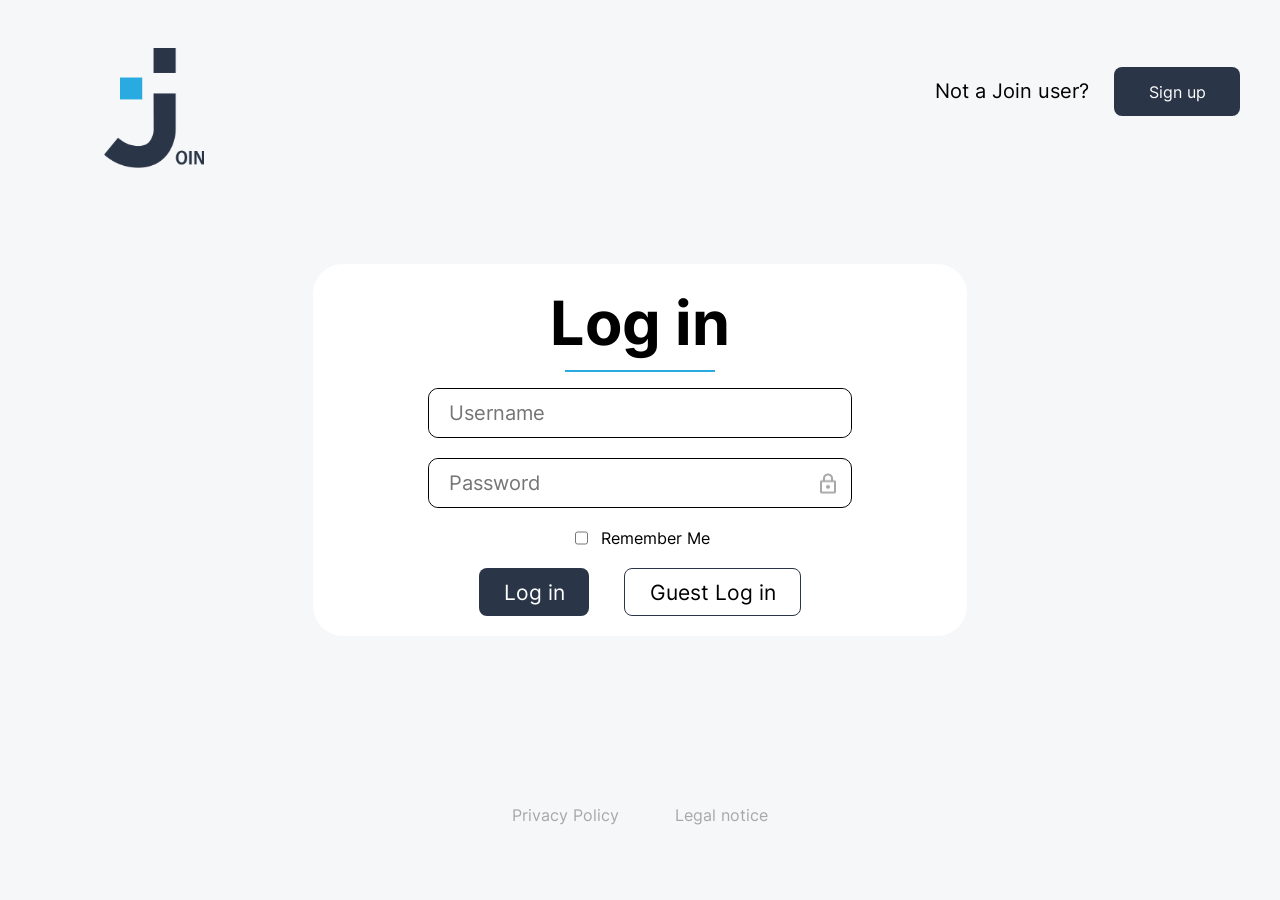
<file: index.html>
<!DOCTYPE html>
<html translate="no" lang="en">
  <head>
    <meta charset="UTF-8" />
    <meta name="viewport" content="width=device-width, initial-scale=1.0" />
    <meta name="google" content="notranslate">
    <title>Join: Log-in</title>
    <link rel="icon" type="image/png" href="./favicon.png" />
    <link rel="stylesheet" href="./style/logIn.css" />
    <script src="./js/script.js"></script>
    <script src="./js/logIn.js"></script>
    <script src="./js/logIn_renderHTML.js"></script>
  </head>

  <body onload="onloadFunction()">
    <div id="whiteB" class="whiteBackground"></div>
    <img id="icon" class="icon" src="./assets/img/join-icon-blue.png" />

    <div id="signUpSection" class="signUpSection">
      <span class="noUser">Not a Join user?</span>
      <button class="signInButton hover" onclick="showSignUp()">Sign up</button>
    </div>

    <div id="middleSection"></div>

    <div class="informationSection">
      <a
        id="privacyLink"
        href="privacyPolicyExternal.html"
        target="_blank"
        class="hover"
        >Privacy Policy</a
      >
      <a
        id="legalLink"
        href="legalNoticeExternal.html"
        target="_blank"
        class="hover"
        >Legal notice</a
      >
    </div>
  </body>
</html>
</file>
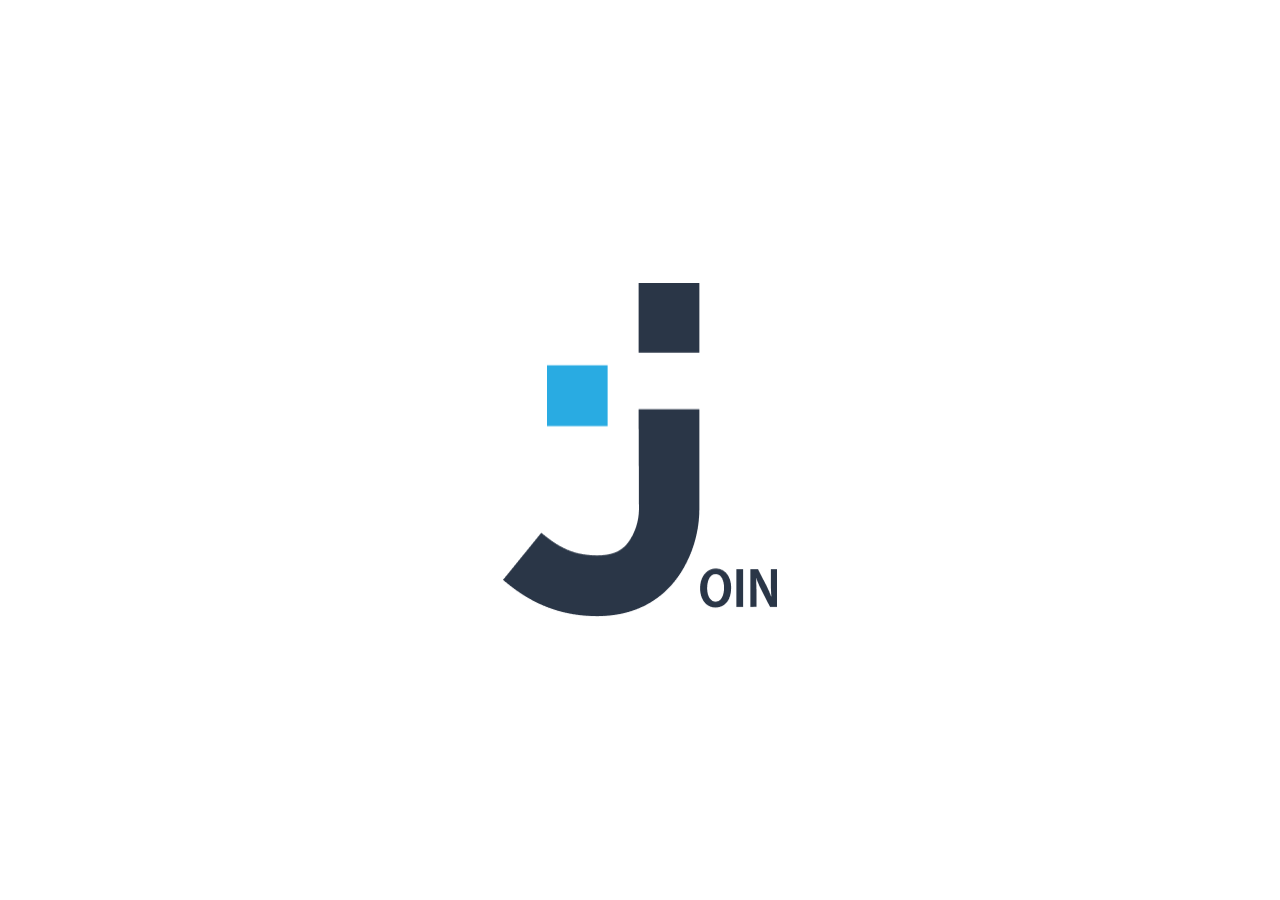
<file: addTask.html>
<!DOCTYPE html>
<html lang="en">
  <head>
    <meta charset="UTF-8" />
    <meta name="viewport" content="width=device-width, initial-scale=1.0" />
    <title>Join: Add task</title>
    <link rel="icon" type="image/png" href="./favicon.png" />
    <link rel="stylesheet" href="./style/addTask.css" />
    <link rel="stylesheet" href="./style/style_general.css" />

    <!-- scripts -->
    <script src="./js/script.js"></script>
    <script src="./js/contacts.js"></script>
    <script src="./js/addTask.js"></script>
    <script src="./js/addTask_renderHTML.js"></script>
  </head>

  <body class="addtask" id="body" onload="onLoadAddTask()">
    <sidebar w3-include-html="./includes/sidebar.html"></sidebar>

    <mobile-header w3-include-html="./includes/mobile-header.html"></mobile-header>

    <header w3-include-html="./includes/header.html"></header>

    <content>
      <div w3-include-html="./includes/addTaskForm.html"></div>
    </content>

    <mobile-footer w3-include-html="./includes/mobile-footer.html"></mobile-footer>
  </body>
</html>
</file>
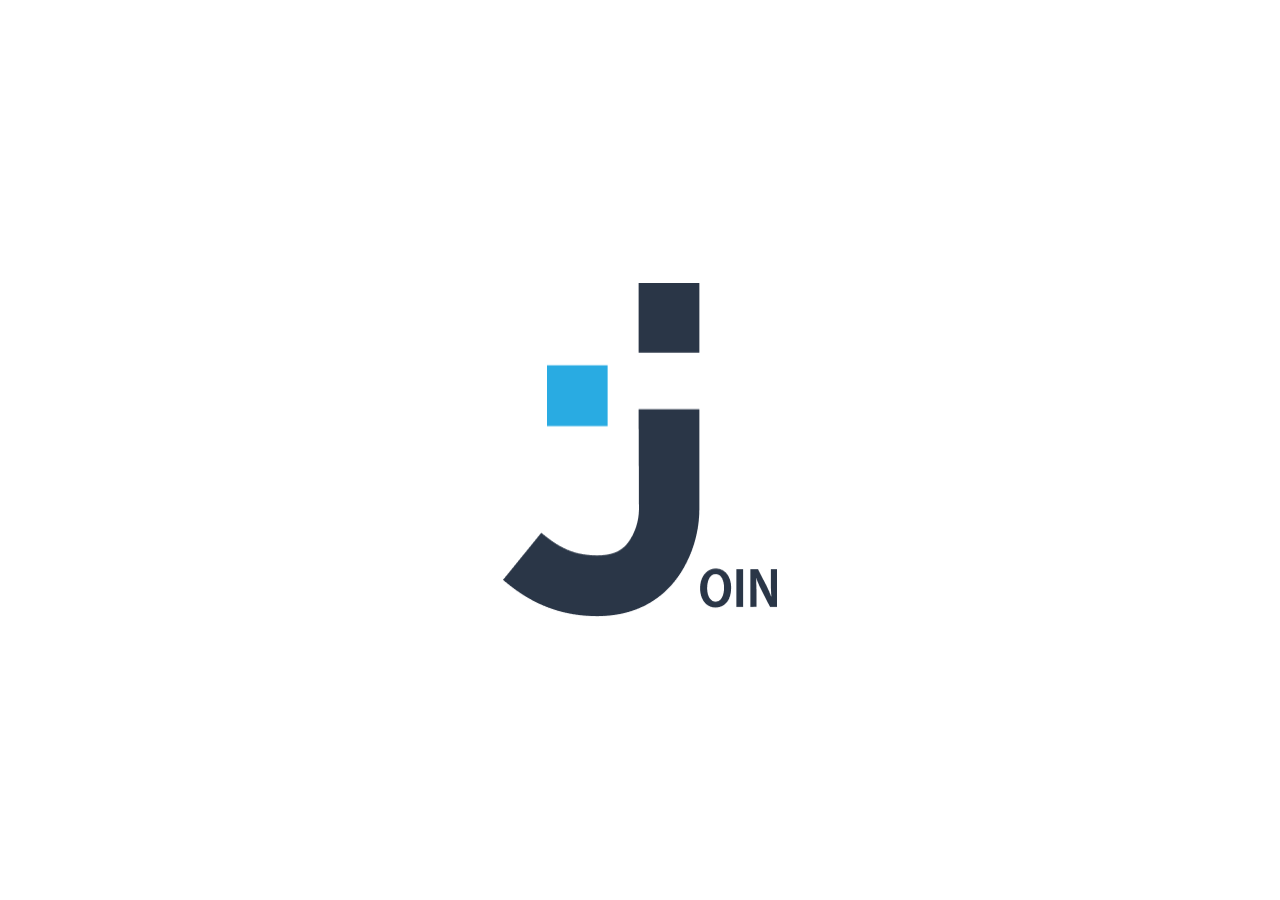
<file: board.html>
<!DOCTYPE html>
<html lang="en">
  <head>
    <meta charset="UTF-8" />
    <meta name="viewport" content="width=device-width, initial-scale=1.0" />
    <title>Join: Board</title>
    <link rel="icon" type="image/png" href="./favicon.png" />

    <!-- STYLES -->
    <link rel="stylesheet" href="./style/addTask.css" />
    <link rel="stylesheet" href="./style/board.css" />
    <link rel="stylesheet" href="./style/style_general.css" />

    <!-- scripts -->
    <script src="./js/script.js"></script>
    <script src="./js/board.js"></script>
    <script src="./js/boardDragDrop.js"></script>
    <script src="./js/boardEditTask.js"></script>
    <script src="./js/board_renderHTML.js"></script>
    <script src="./js/addTask.js"></script>
    <script src="./js/addTask_renderHTML.js"></script>
    <script src="./js/contacts.js"></script>
  </head>
  <body class="board" id="body" onload="boardInit()">
    <!-- Modal Background -->
    <div id="modalBackground">
      <!-- Modal content: Add task -->
      <div id="modalAddTask" w3-include-html="./includes/addTaskForm.html"></div>
    </div>

    <div onclick="removeboardBigContainer()" id="background" class="background d-none"></div>

    <sidebar class="sidebar" w3-include-html="./includes/sidebar.html"></sidebar>

    <mobile-header w3-include-html="./includes/mobile-header.html"></mobile-header>

    <header w3-include-html="./includes/header.html"></header>

    <content>
      <div class="boardHeadline">
        <div class="boardHeadLineMobile">
          <h2>Board</h2>
          <button onclick="showAddTask()" id="addButtonMobile">
            <img src="./assets/img/add.svg" />
          </button>
        </div>
        <div class="headlineRight">
          <input class="searchIcon" id="findInput" type="text" placeholder="Find Task" oninput="searchTask()" />
          <button id="addTaskButton" onclick="showAddTask()"><span>Add task</span><img src="./assets/img/add.svg" /></button>
        </div>
      </div>

      <div class="taskGridContainer">
        <div id="gridHeader1" class="gridHeader">
          <span>To do</span>
          <div class="addButton" onclick="showAddTask(1)"></div>
        </div>
        <div id="gridHeader2" class="gridHeader">
          <span>In progress</span>
          <div class="addButton" onclick="showAddTask(2)"></div>
        </div>
        <div id="gridHeader3" class="gridHeader">
          <span>Await feedback</span>
          <div class="addButton" onclick="showAddTask(3)"></div>
        </div>
        <div id="gridHeader4" class="gridHeader">
          <span>Done</span>
          <div class="addButton" onclick="showAddTask(4)"></div>
        </div>
        <div id="todo" ondrop="moveTo('todo')" ondragover="addHighlightTodo(); allowDrop(event)" ondragleave="removeHighlightTodo()"></div>
        <div id="progress" ondrop="moveTo('progress')" ondragover="addHighlightProgress(); allowDrop(event)" ondragleave="removeHighlightProgress()"></div>
        <div id="feedback" ondrop="moveTo('feedback')" ondragover="addHighlightFeedback(); allowDrop(event)" ondragleave="removeHighlightFeedback()"></div>
        <div id="done" ondrop="moveTo('done')" ondragover="addHighlightDone(); allowDrop(event)" ondragleave="removeHighlightDone()"></div>
      </div>

      <div id="boardBigContainer" class="boardBigContainer d-none">
        <div id="modalShowTask"></div>
        <div id="modalEditTask" class="d-none" w3-include-html="./includes/addTaskForm.html"></div>
      </div>
    </content>

    <mobile-footer w3-include-html="./includes/mobile-footer.html"></mobile-footer>
  </body>
</html>
</file>
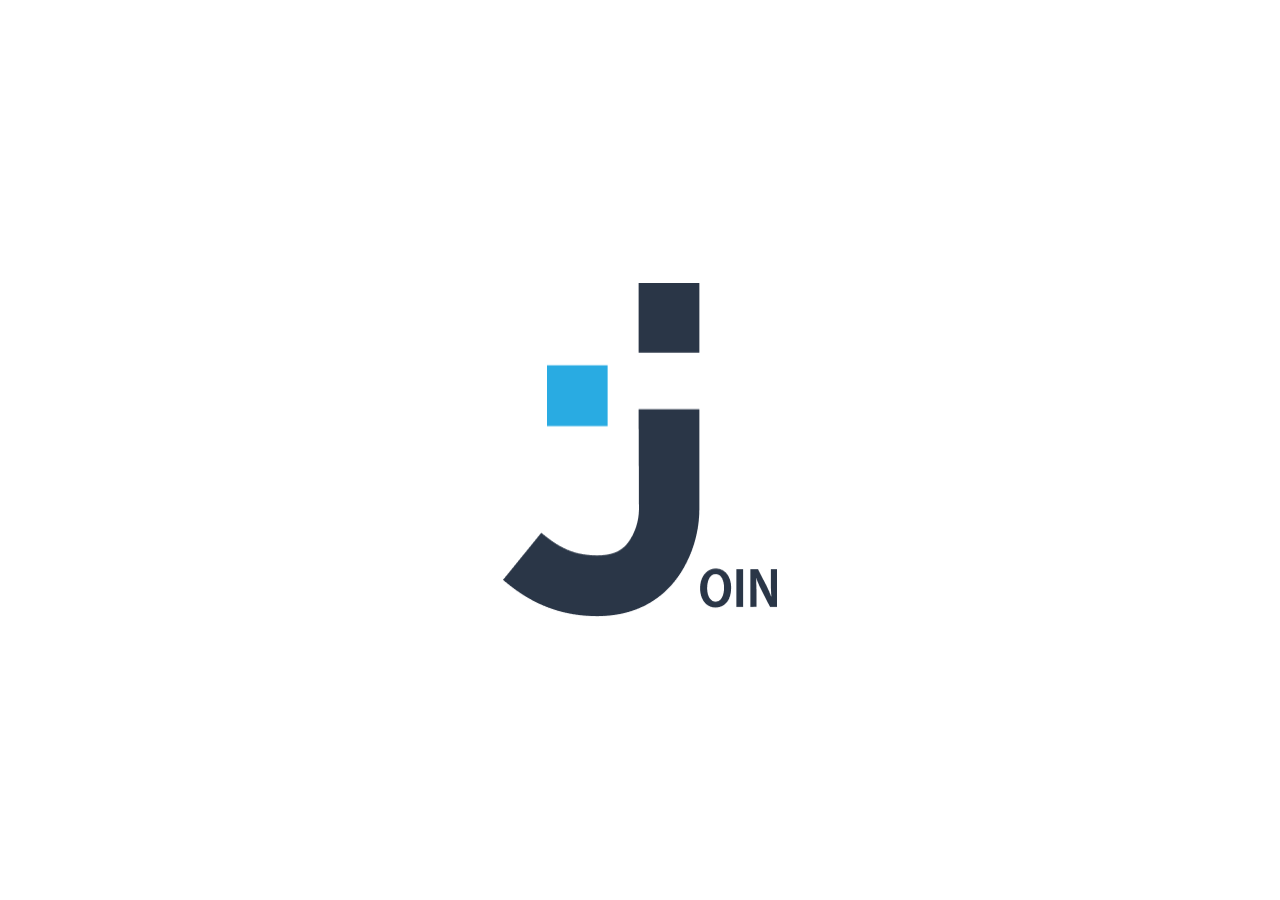
<file: contacts.html>
<!DOCTYPE html>
<html lang="en">
  <head>
    <meta charset="UTF-8" />
    <meta name="viewport" content="width=device-width, initial-scale=1.0" />
    <title>Join: Contacts</title>
    <!-- general style + favicon -->
    <link rel="stylesheet" href="./style/style_general.css" />
    <link rel="icon" type="image/png" href="./favicon.png" />
    <!-- general Scripts -->
    <script src="./js/script.js"></script>
    <!-- style for this page-->
    <link rel="stylesheet" href="./style/contacts.css" />
    <link rel="stylesheet" href="./style/contacts_modal.css" />
    <!-- scripts for this page -->
    <script src="./js/contacts.js"></script>
    <script src="./js/contacts_renderHTML.js"></script>
  </head>

  <body class="contacts" id="body" onload="onLoadFunc()">
    <!-- Modal Background -->
    <div id="modalBackground">
      <!-- Modal content: Add/Edit contact -->
      <div
        id="modalAddOrEditContact"
        w3-include-html="./includes/modalAddOrEditContact.html"
      ></div>
    </div>

    <sidebar w3-include-html="./includes/sidebar.html"></sidebar>

    <mobile-header
      w3-include-html="./includes/mobile-header.html"
    ></mobile-header>

    <header w3-include-html="./includes/header.html"></header>

    <list>
      <!-- zunächst display:none -->
      <div id="contactSingleViewMobile"></div>

      <div id="contactContainerOuter">
        <div id="contactContainer"></div>
      </div>

      <img
        onclick="showAddContact()"
        class="moreButton"
        id="addContactButtonMobile"
        src="./assets/img/addcontact1.png"
      />
    </list>

    <content>
      <div class="headline">
        <h1>Contacts</h1>
        <h2>Better with a team</h2>
      </div>

      <div id="contactSingleView"></div>
    </content>

    <mobile-footer
      w3-include-html="./includes/mobile-footer.html"
    ></mobile-footer>
  </body>
</html>
</file>
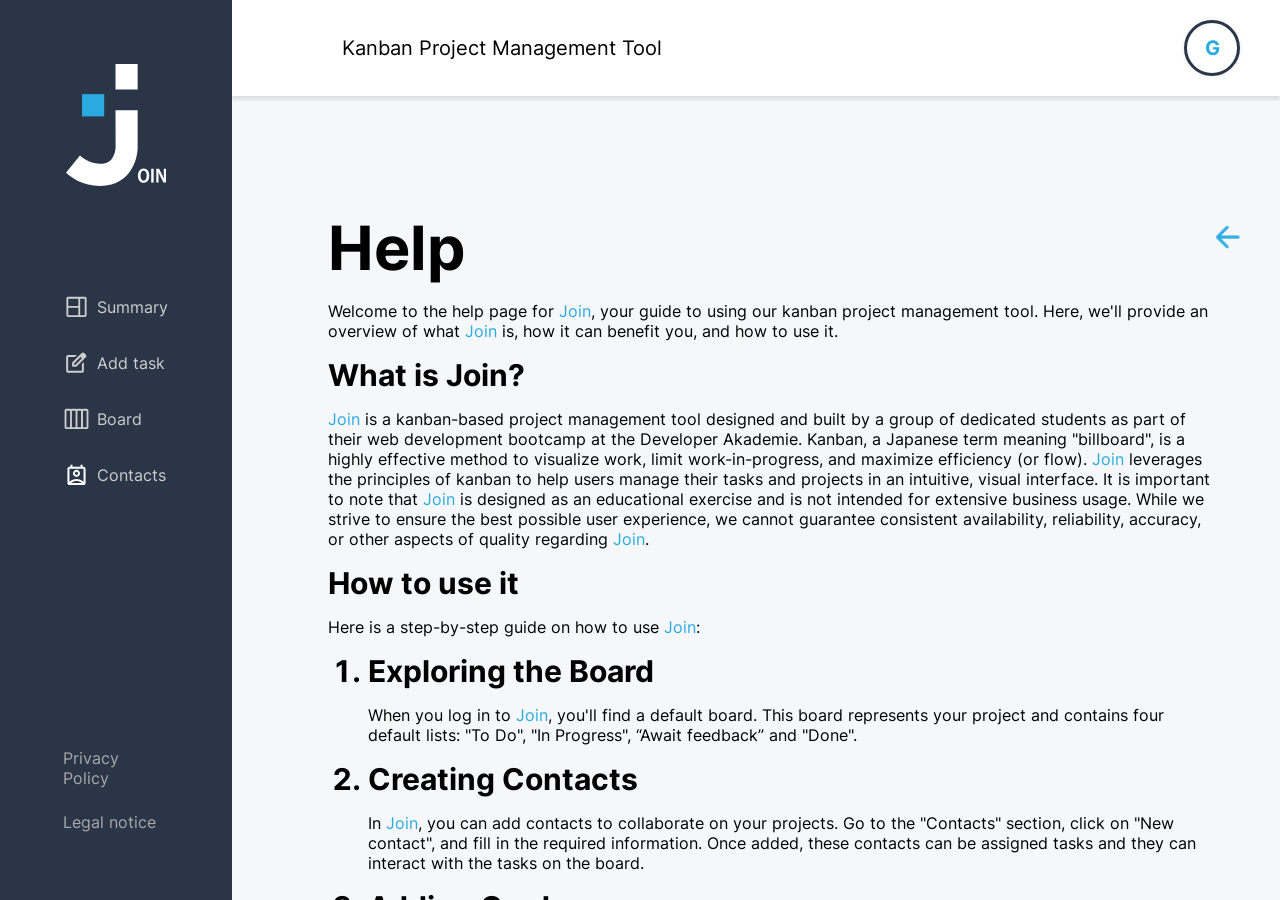
<file: help.html>
<!DOCTYPE html>
<html lang="en">

<head>
  <meta charset="UTF-8" />
  <meta name="viewport" content="width=device-width, initial-scale=1.0" />
  <title>Join: Help</title>
  <link rel="stylesheet" href="./style/style_general.css" />
  <link rel="stylesheet" href="./style/extrapages.css" />
  <!-- general scripts -->
  <script src="./js/script.js"></script>
  <script src="./js/extrapages.js"></script>

  <link rel="icon" type="image/png" href="./favicon.png" />
</head>

<body class="help" id="body" onload="onLoadExtraPages();">
  <sidebar w3-include-html="./includes/sidebar.html"></sidebar>

  <mobile-header w3-include-html="./includes/mobile-header.html"></mobile-header>

  <header w3-include-html="./includes/header.html"></header>

  <content>
    <div class="headAreaHelpPrivacyPolicyLegalNotice">
      <h2>Help</h2>
      <img onclick="goToPreviousPage();" class="arrowLeftBlue" src="./assets/img/arrowLeftBlue.png" />
    </div>

    <div class="containerTextHelpPrivacyPolicyLegalNotice">
      <p>
        Welcome to the help page for <span class="lightblue">Join</span>, your
        guide to using our kanban project management tool. Here, we'll provide
        an overview of what <span class="lightblue">Join</span>
        is, how it can benefit you, and how to use it.
      </p>

      <h2 class="secondHeadlineHelpPrivacyPolicyLegalNotice">
        What is Join?
      </h2>
      <p>
        <span class="lightblue">Join</span> is a kanban-based project
        management tool designed and built by a group of dedicated students as
        part of their web development bootcamp at the Developer Akademie.
        Kanban, a Japanese term meaning "billboard", is a highly effective
        method to visualize work, limit work-in-progress, and maximize
        efficiency (or flow). <span class="lightblue">Join</span> leverages
        the principles of kanban to help users manage their tasks and projects
        in an intuitive, visual interface. It is important to note that
        <span class="lightblue">Join</span> is designed as an educational
        exercise and is not intended for extensive business usage. While we
        strive to ensure the best possible user experience, we cannot
        guarantee consistent availability, reliability, accuracy, or other
        aspects of quality regarding <span class="lightblue">Join</span>.
      </p>
      <h2 class="secondHeadlineHelpPrivacyPolicyLegalNotice">
        How to use it
      </h2>
      <p>
        Here is a step-by-step guide on how to use
        <span class="lightblue">Join</span>:
      </p>

      <ol>
        <li class="secondHeadlineHelpPrivacyPolicyLegalNotice">
          Exploring the Board
        </li>
        <p>
          When you log in to <span class="lightblue">Join</span>, you'll find
          a default board. This board represents your project and contains
          four default lists: "To Do", "In Progress", “Await feedback” and
          "Done".
        </p>
        <li class="secondHeadlineHelpPrivacyPolicyLegalNotice">
          Creating Contacts
        </li>
        <p>
          In <span class="lightblue">Join</span>, you can add contacts to
          collaborate on your projects. Go to the "Contacts" section, click on
          "New contact", and fill in the required information. Once added,
          these contacts can be assigned tasks and they can interact with the
          tasks on the board.
        </p>
        <li class="secondHeadlineHelpPrivacyPolicyLegalNotice">
          Adding Cards
        </li>

        <p>
          Now that you've added your contacts, you can start adding cards.
          Cards represent individual tasks. Click the "+" button under the
          appropriate list to create a new card. Fill in the task details in
          the card, like task name, description, due date, assignees, etc.
        </p>

        <li class="secondHeadlineHelpPrivacyPolicyLegalNotice">
          Moving Cards
        </li>

        <p>
          As the task moves from one stage to another, you can reflect that on
          the board by dragging and dropping the card from one list to
          another.
        </p>

        <li class="secondHeadlineHelpPrivacyPolicyLegalNotice">
          Deleting Cards
        </li>

        <p>
          Once a task is completed, you can either move it to the "Done" list
          or delete it. Deleting a card will permanently remove it from the
          board. Please exercise caution when deleting cards, as this action
          is irreversible. Remember that using
          <span class="lightblue">Join</span> effectively requires consistent
          updates from you and your team to ensure the board reflects the
          current state of your project. Have more questions about
          <span class="lightblue">Join</span>? Feel free to contact us at
          [Your Contact Email]. We're here to help you!
        </p>
      </ol>
      <p>Enjoy using Join!</p>
    </div>
  </content>

  <mobile-footer w3-include-html="./includes/mobile-footer.html"></mobile-footer>
</body>

</html>
</file>
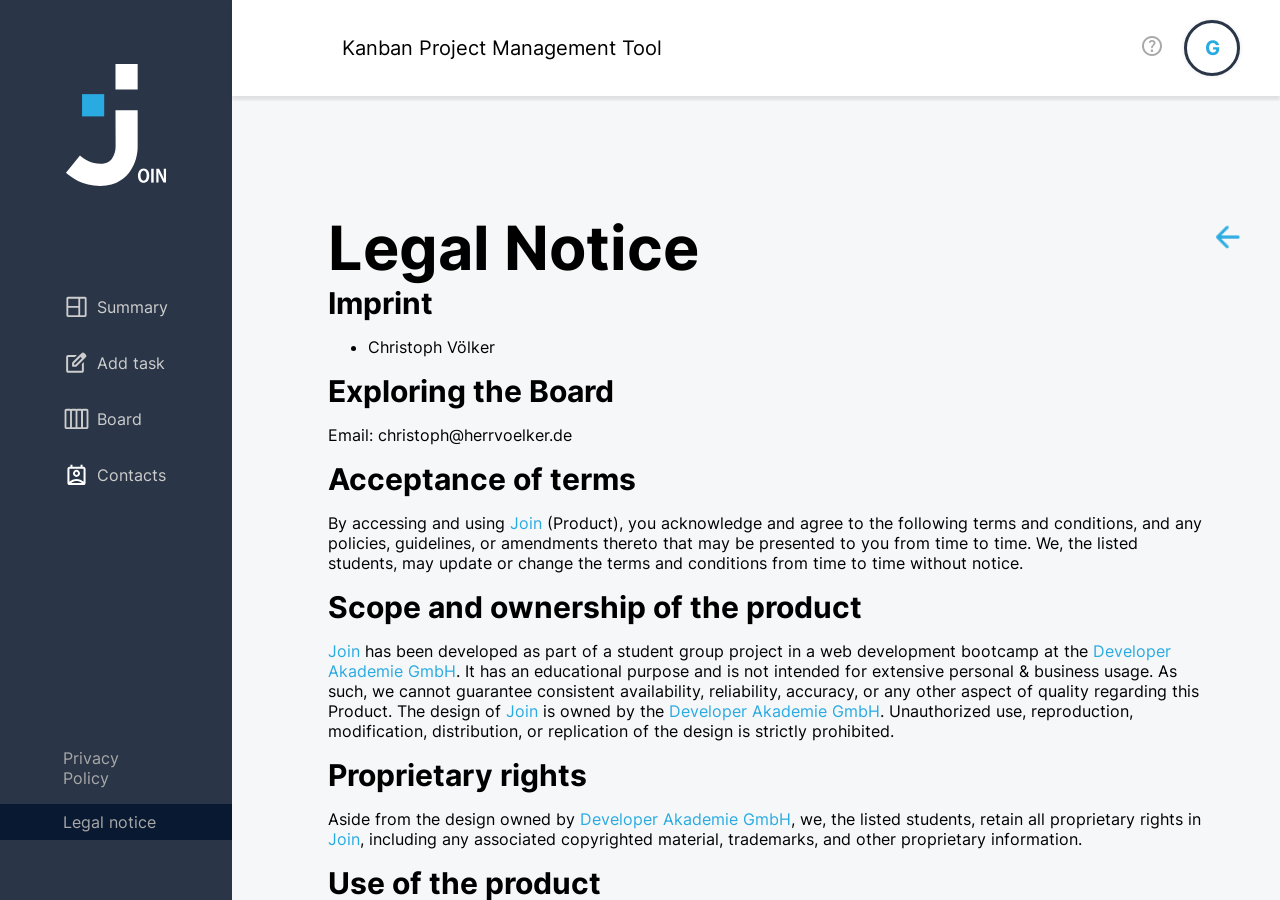
<file: legalNotice.html>
<!DOCTYPE html>
<html lang="en">
  <head>
    <meta charset="UTF-8" />
    <meta name="viewport" content="width=device-width, initial-scale=1.0" />
    <title>Join: Legal Notice</title>
    <link rel="stylesheet" href="./style/style_general.css" />
    <link rel="stylesheet" href="./style/extrapages.css" />
    <!-- general scripts -->
    <script src="./js/script.js"></script>
    <script src="./js/extrapages.js"></script>

    <link rel="icon" type="image/png" href="./favicon.png" />
  </head>
  <body class="legal" id="body" onload="onLoadExtraPages()">
    <sidebar w3-include-html="./includes/sidebar.html"></sidebar>

    <mobile-header
      w3-include-html="./includes/mobile-header.html"
    ></mobile-header>

    <header w3-include-html="./includes/header.html"></header>

    <content>
      <div w3-include-html="./includes/legalNoticeTemplate.html"></div>
    </content>

    <mobile-footer
      w3-include-html="./includes/mobile-footer.html"
    ></mobile-footer>
  </body>
</html>
</file>
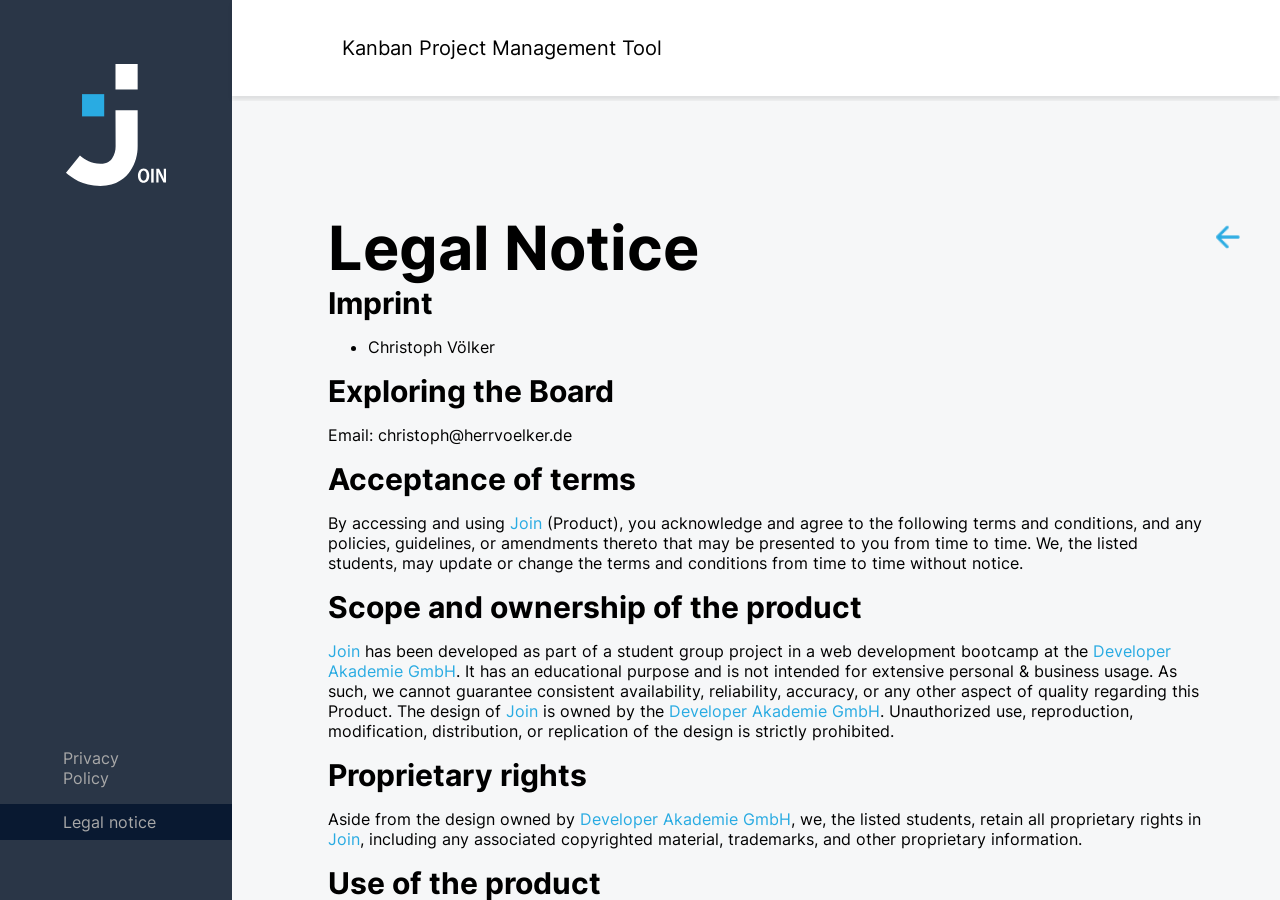
<file: legalNoticeExternal.html>
<!DOCTYPE html>
<html lang="en">
  <head>
    <meta charset="UTF-8" />
    <meta name="viewport" content="width=device-width, initial-scale=1.0" />
    <title>Join: Legal Notice</title>
    <link rel="stylesheet" href="./style/style_general.css" />
    <link rel="stylesheet" href="./style/extrapages.css" />
    <link rel="stylesheet" href="./style/extrapagesExternal.css" />
    <!-- general scripts -->
    <script src="./js/script.js"></script>
    <script src="./js/extrapages.js"></script>

    <link rel="icon" type="image/png" href="./favicon.png" />
  </head>
  <body class="legal" id="body" onload="onLoadExtraPagesExternal()">
    <sidebar w3-include-html="./includes/sidebar.html"></sidebar>

    <mobile-header
      w3-include-html="./includes/mobile-header.html"
    ></mobile-header>

    <header w3-include-html="./includes/header.html"></header>

    <content>
      <div w3-include-html="./includes/legalNoticeTemplate.html"></div>
    </content>

    <mobile-footer
      w3-include-html="./includes/mobile-footer.html"
    ></mobile-footer>
  </body>
</html>
</file>
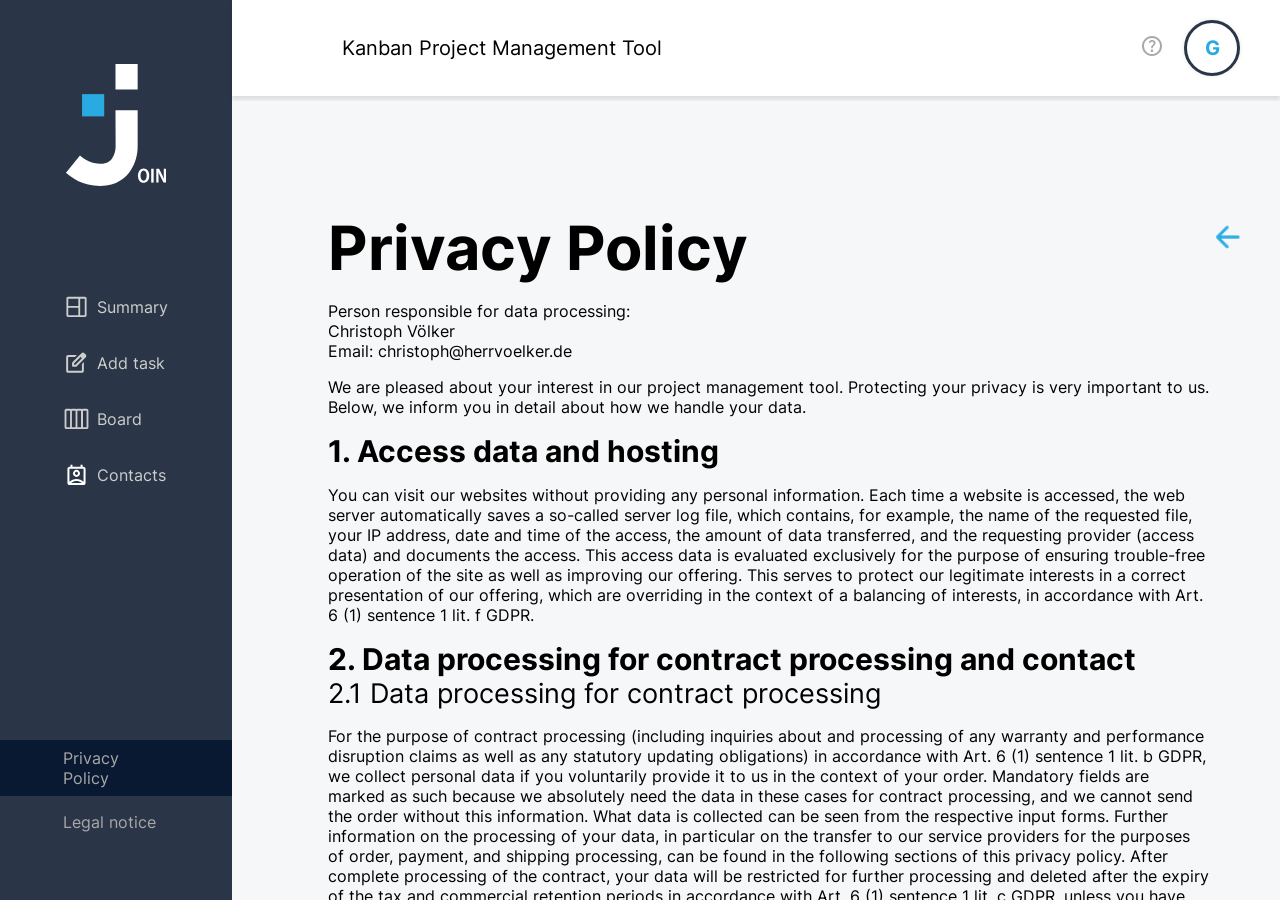
<file: privacyPolicy.html>
<!DOCTYPE html>
<html lang="en">

<head>
  <meta charset="UTF-8" />
  <meta name="viewport" content="width=device-width, initial-scale=1.0" />
  <title>Join: Privacy Policy</title>
  <link rel="stylesheet" href="./style/style_general.css" />
  <link rel="stylesheet" href="./style/extrapages.css" />
  <!-- general scripts -->
  <script src="./js/script.js"></script>
  <script src="./js/extrapages.js"></script>

  <link rel="icon" type="image/png" href="./favicon.png" />
</head>

<body class="privacy" id="body" onload="onLoadExtraPages();">
  <sidebar w3-include-html="./includes/sidebar.html"></sidebar>

  <mobile-header w3-include-html="./includes/mobile-header.html"></mobile-header>

  <header w3-include-html="./includes/header.html"></header>

  <content>
    <div w3-include-html="./includes/privacyPolicyTemplate.html"></div>
  </content>

  <mobile-footer w3-include-html="./includes/mobile-footer.html"></mobile-footer>
</body>

</html>
</file>
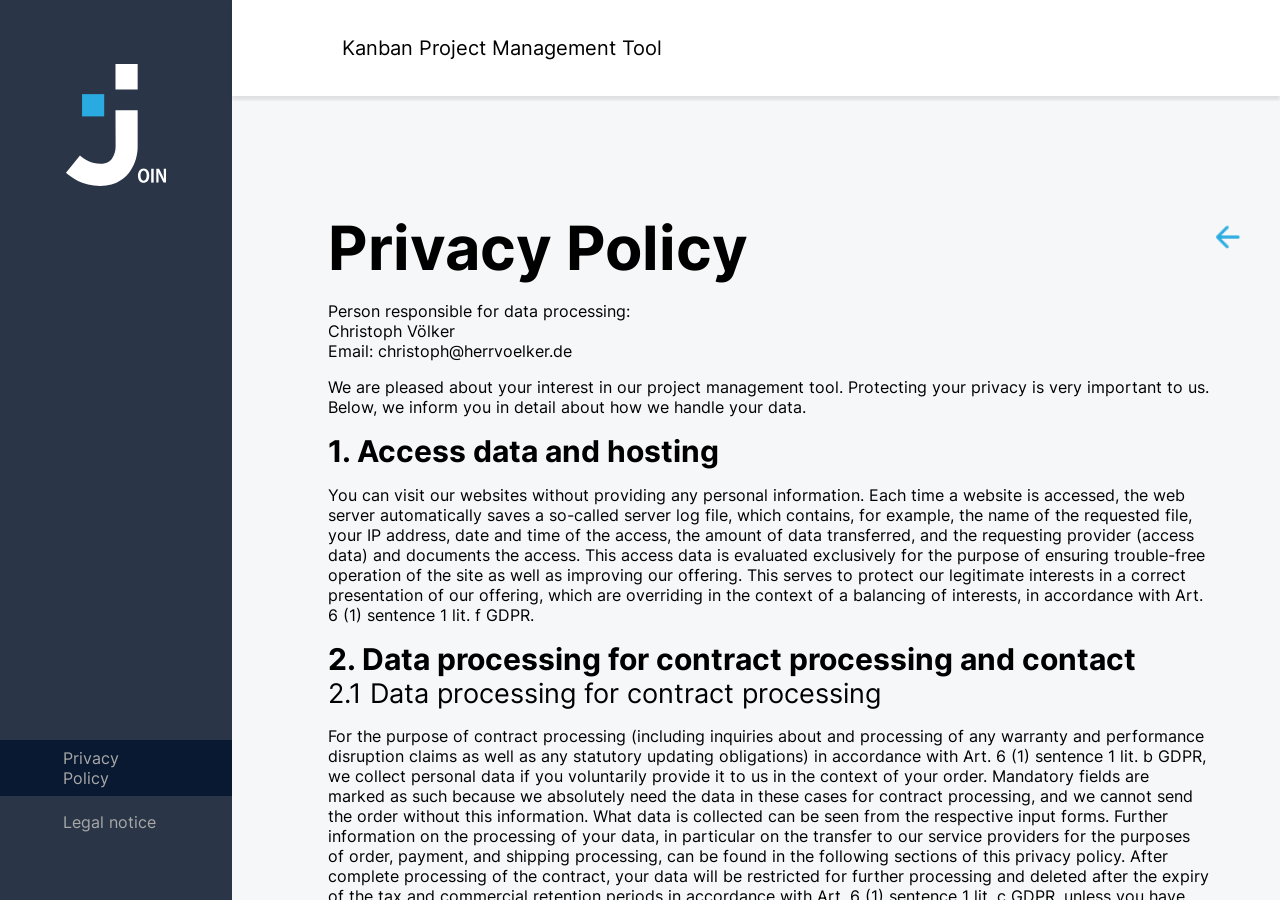
<file: privacyPolicyExternal.html>
<!DOCTYPE html>
<html lang="en">
  <head>
    <meta charset="UTF-8" />
    <meta name="viewport" content="width=device-width, initial-scale=1.0" />
    <title>Join: Privacy Policy</title>
    <link rel="stylesheet" href="./style/style_general.css" />
    <link rel="stylesheet" href="./style/extrapages.css" />
    <link rel="stylesheet" href="./style/extrapagesExternal.css" />
    <!-- general scripts -->
    <script src="./js/script.js"></script>
    <script src="./js/extrapages.js"></script>
    
    <link rel="icon" type="image/png" href="./favicon.png" />
  </head>

  <body class="privacy" id="body" onload="onLoadExtraPagesExternal()">
    <sidebar w3-include-html="./includes/sidebar.html"></sidebar>

    <mobile-header
      w3-include-html="./includes/mobile-header.html"
    ></mobile-header>

    <header w3-include-html="./includes/header.html"></header>

    <content>
      <div w3-include-html="./includes/privacyPolicyTemplate.html"></div>
    </content>

    <mobile-footer
      w3-include-html="./includes/mobile-footer.html"
    ></mobile-footer>
  </body>
</html>
</file>
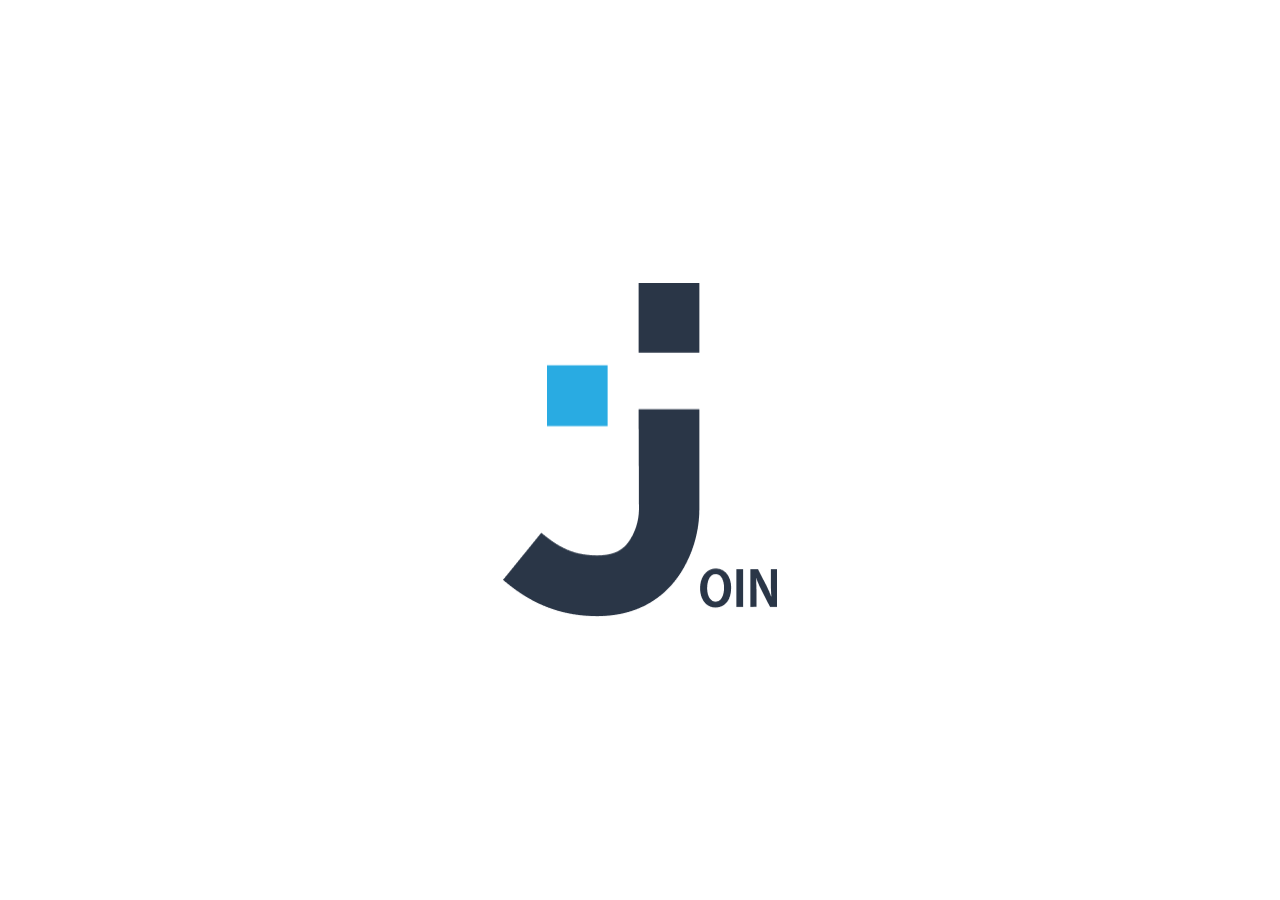
<file: summary.html>
<!DOCTYPE html>
<html lang="en">
  <head>
    <meta charset="UTF-8" />
    <meta name="viewport" content="width=device-width, initial-scale=1.0" />
    <title>Join: Summary</title>
    <link rel="icon" type="image/png" href="./favicon.png" />
    <link rel="stylesheet" href="./style/summary.css" />
    <link rel="stylesheet" href="./style/style_general.css" />
    <!-- general scripts -->
    <script src="./js/script.js"></script>
    <script src="./js/summary.js"></script>
  </head>
  <body class="summary" id="body" onload="onLoadSummary();">
    <sidebar w3-include-html="./includes/sidebar.html"></sidebar>

    <mobile-header
      w3-include-html="./includes/mobile-header.html"
    ></mobile-header>

    <header w3-include-html="./includes/header.html"></header>

    <content>
      <div class="contentHeadline">
        <h2>Join 360</h2>
        <div class="vertLine"></div>
        <h3 class="border">Key Metrics at a Glance</h3>
        <div class="horizLine"></div>
      </div>

      <div class="lowerHalf">
        <div class="leftSide">
          <div class="summaryBoxContainer">
            <div class="content">
              <div class="firstRowSummaryBoxes">
                <div class="boxMediumSummary" onclick="goToBoardPage()">
                  <div class="iconsSummary iconPencil"></div>
                  <div class="numberAndTextBoxSummary">
                    <span id="todoCounter" class="numbersSummary"></span>
                    <p class="textSummary">To-do</p>
                  </div>
                </div>
                <div class="boxMediumSummary" onclick="goToBoardPage()">
                  <div class="iconsSummary iconCheck"></div>
                  <div class="numberAndTextBoxSummary">
                    <span id="doneCounter" class="numbersSummary"></span>
                    <p class="textSummary">Done</p>
                  </div>
                </div>
              </div>
              <div class="secondRowSummaryBoxes">
                <div class="boxUrgent" onclick="goToBoardPage()">
                  <div class="urgency">
                    <div class="iconsSummary2 iconArrows"></div>
                    <div class="numberAndTextBoxSummary"></div>
                    <div class="urgency2">
                      <span id="urgentCounter" class="numbersSummary"></span>
                      <p class="textSummary">Urgent</p>
                    </div>
                  </div>
                  <div class="greyLineUrgentBox"></div>
                  <div class="deadline">
                    <p id="upcomingDeadLine" class="textSummaryUrgentDate"></p>
                    <p class="textSummary">Upcoming Deadline</p>
                  </div>
                </div>
              </div>
              <div class="thirdRowSummaryBoxes">
                <div class="boxSmallSummary" onclick="goToBoardPage()">
                  <div class="numberAndTextBoxSummary">
                    <span id="totalTasksCounter" class="numbersSummary"></span>
                    <p class="textSummary">
                      Tasks in<br />
                      Board
                    </p>
                  </div>
                </div>
                <div class="boxSmallSummary" onclick="goToBoardPage()">
                  <div class="numberAndTextBoxSummary">
                    <span
                      id="totalTasksInProgressCounter"
                      class="numbersSummary"
                    ></span>
                    <p class="textSummary">
                      Tasks in<br />
                      Progress
                    </p>
                  </div>
                </div>
                <div class="boxSmallSummary" onclick="goToBoardPage()">
                  <div class="numberAndTextBoxSummary">
                    <span
                      id="totalTasksAwaitingFeedback"
                      class="numbersSummary"
                    ></span>
                    <p class="textSummary">
                      Awaiting<br />
                      feedback
                    </p>
                  </div>
                </div>
              </div>
            </div>
          </div>
        </div>

        <div class="rightSide">
          <span id="greeting"></span>
          <span id="loggedInUserName"></span>
        </div>
      </div>
    </content>

    <mobile-footer
      w3-include-html="./includes/mobile-footer.html"
    ></mobile-footer>
  </body>
</html>
</file>
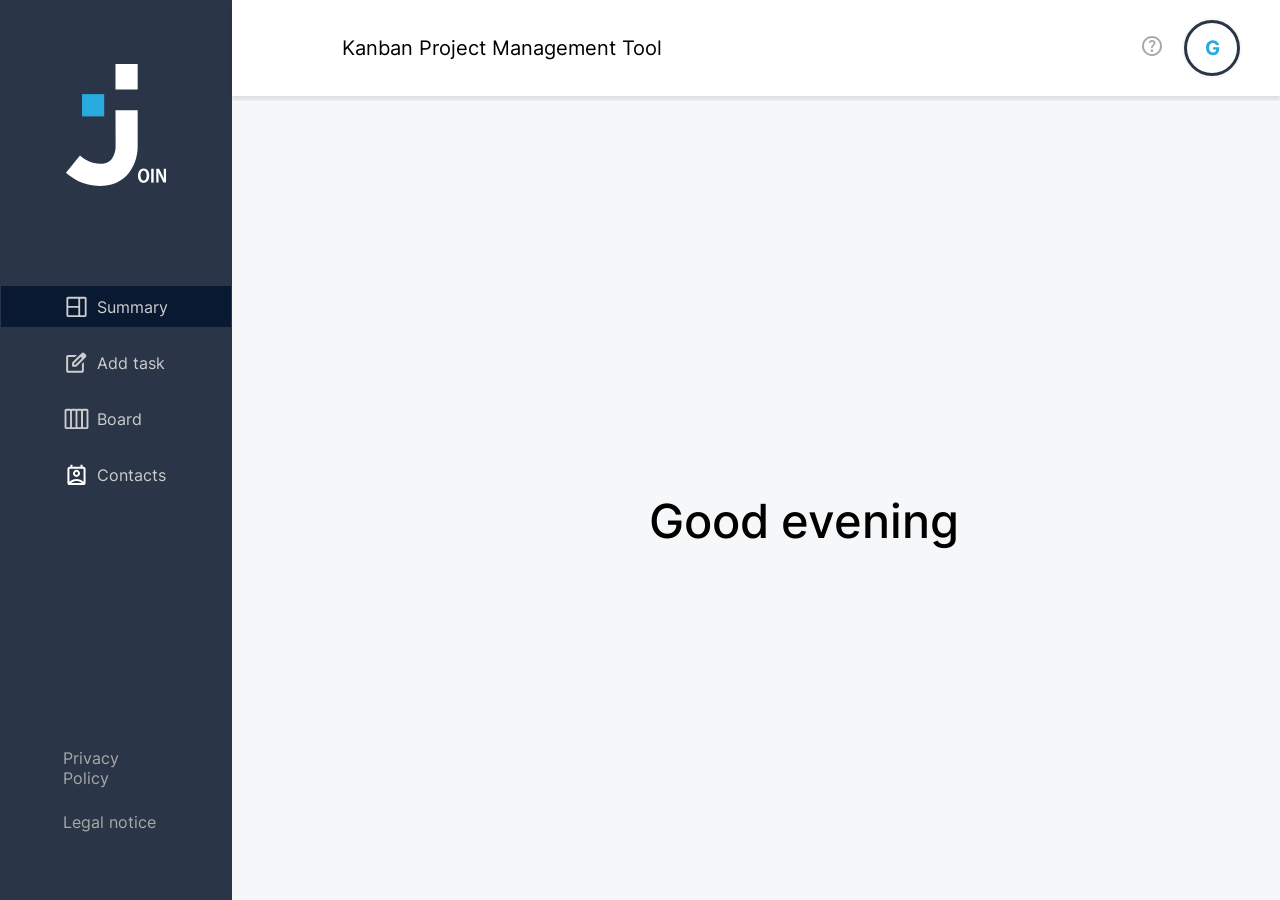
<file: welcomeMobile.html>
<!DOCTYPE html>
<html lang="en">
  <head>
    <meta charset="UTF-8" />
    <meta name="viewport" content="width=device-width, initial-scale=1.0" />
    <title>Join: Summary</title>
    <link rel="icon" type="image/png" href="./favicon.png" />
    <link rel="stylesheet" href="./style/summary.css" />
    <link rel="stylesheet" href="./style/style_general.css" />
    <link rel="stylesheet" href="./style/welcomeMobile.css" />
    <!-- general scripts -->
    <script src="./js/script.js"></script>
    <script src="./js/summary.js"></script>
    <script src="./js/welcomeMobile.js"></script>
    <script src="./js/logIn.js"></script>
  </head>
  <body class="summary" id="body" onload="onLoadWelcome();">
    <sidebar w3-include-html="./includes/sidebar.html"></sidebar>

    <mobile-header w3-include-html="./includes/mobile-header.html"></mobile-header>

    <header w3-include-html="./includes/header.html"></header>

    <content>
      <div class="welcomeMobile">
        <span id="greeting"></span>
        <span id="loggedInUserName"></span>
      </div>
    </content>

    <mobile-footer w3-include-html="./includes/mobile-footer.html"></mobile-footer>
  </body>
</html>
</file>
<file: style/logIn.css>
/* GENERAL CSS STUFF */
@font-face {
  font-family: "Inter";
  src: url("../assets/fonts/Inter-VariableFont.ttf") format("truetype");
}

input,
button {
  border: unset;
  font-family: "Inter", sans-serif;
}

.hover {
  cursor: pointer;
}

body {
  margin: 0px;
  background-color: #f6f7f8;
  display: flex;
  justify-content: center;
  align-items: center;
  height: 100vh;
  font-family: "Inter", sans-serif;
  font-size: 16px;
  font-weight: 400;
  font-optical-sizing: auto;
  font-style: normal;
}

.whiteBackground {
  position: absolute;
  background: #2a3647;
  width: 100%;
  height: 100%;
  animation: moveWhiteB 3s forwards;
  animation-delay: 0.5s;
  z-index: 1;
}

@keyframes moveWhiteB {
  from {
    width: 100%;
    height: 100%;
    opacity: 1;
  }
  to {
    opacity: 0;
  }
}

.icon {
  position: absolute;
  width: 100px;
  height: 121px;
  top: 50%;
  left: 50%;
  z-index: 2;
  transform: translate(-50%, -50%);
  animation: moveImage 1s forwards;
  animation-delay: 0.5s;
}

@keyframes moveImage {
  from {
    transform: translate(-50%, -50%);
    width: 100px;
    height: 121px;
  }
  to {
    left: 20%;
    top: 12%;
    width: 64px;
    height: 78px;
  }
}

.signUpSection {
  position: absolute;
  bottom: 120px;
  display: block;
}

.noUser {
  font-size: 20px;
  padding-right: 15px;
}

.signInButton {
  background-color: #2a3647;
  color: white;
  width: 104px;
  height: 48px;
  border-radius: 8px;
  font-size: 16px;
}

#registerButton {
  opacity: 0.5;
}

.logIn {
  display: flex;
  justify-content: center;
  align-items: center;
  flex-direction: column;
  background-color: #ffffff;
  border-radius: 30px;
  padding: 20px 0px;
}

.backArrow {
  position: relative;
  left: -120px;
  top: 45px;
}

.headline {
  display: flex;
  justify-content: center;
  align-items: center;
  flex-direction: column;
  width: 173px;
  height: 72px;
  /*margin-bottom: 20px;*/
  /*margin-top: 40px;*/
}

h1 {
  font-weight: 700;
  font-size: 45px;
  margin: 0px;
  padding-bottom: 10px;
}

.line {
  height: 2px;
  width: 150px;
  background-color: #29abe2;
}

.logInSection {
  /*margin-bottom: 20px;*/
  margin-left: 15px;
  margin-right: 15px;
  margin-top: 15px;
}

.inputfield {
  margin-bottom: 20px;
  width: 250px;
  height: 48px;
  border-radius: 10px;
  border-width: 1px;
  display: flex;
  flex-direction: row;
  border: 1px solid black;
}

.outlineBlue {
  border: 1px solid #8cd1ef;
}

input {
  border-radius: 10px;
  border: none;
  outline: none;
  font-size: 20px;
}

.logInSection input {
  width: 100%;
}

input[type="text"] {
  padding: 12px 20px;
  box-sizing: border-box;
}

input[type="password"] {
  padding: 12px 20px;
  box-sizing: border-box;
}

input[type="email"] {
  padding: 12px 20px;
  box-sizing: border-box;
}

.inputIcons {
  display: flex;
  justify-content: center;
  align-items: center;
  height: 24px;
  width: 24px;
  padding: 12px;
}

.mailIcon {
  height: 22px;
  width: 22px;
}

.personIcon {
  height: 27px;
  width: 27px;
}

.lockIcon {
  height: 21px;
  width: 16px;
}

.rememberSection {
  display: flex;
  align-items: center;
  margin-left: 16px;
  margin-top: 30px;
}

.acceptPolicy {
  display: flex;
  align-items: center;
  margin-left: 12px;
  margin-bottom: 30px;
}

.bluefont {
  color: #29abe2;
}

.logInButtonSection {
  display: flex;
  align-items: center;
  flex-direction: column;
  width: 270px;
  margin-bottom: 0px;
}

.signInButtonSection {
  display: flex;
  align-items: center;
  flex-direction: column;
  width: 322px;
  margin-bottom: 25px;
}

.logInUserButton {
  background-color: #2a3647;
  color: white;
  width: 180px;
  border-radius: 8px;
  font-size: 16px;
  margin-bottom: 20px;
}

.logInUserButton:hover {
  background-color: #29abe2;
  border: 1px solid #29abe2;
  box-shadow: 0px 4px 6px rgba(0, 0, 0, 0.1);
}

.logInGuestButton {
  background-color: #ffffff;
  color: #000000;
  border: 1px solid #2A3647;
  width: 180px;
  border-radius: 8px;
  font-size: 16px;
}

.logInGuestButton:hover {
  color: #29abe2;
  border: 2px solid #29abe2;
  box-shadow: 0px 4px 6px rgba(0, 0, 0, 0.1);
}

.logInInputSection {
  display: flex;
  justify-content: center;
  align-items: center;
  flex-direction: column;
  padding-bottom: 20px;
  border: 1px solid;
}

.checkButton {
  height: 24px;
  width: 24px;
  margin-right: 10px;
  background-color: transparent;
  border-radius: 3px;
}

.blueText {
  color: #36b0e3;
}

a {
  text-decoration: none;
}

span {
  text-align: center;
}

button {
  height: 48px;
}

.informationSection {
  display: flex;
  justify-content: space-between;
  position: absolute;
  bottom: 50px;
  width: 226px;
  color: #a8a8a8;
}

.informationSection a {
  color: #a8a8a8;
}

.feedback {
  position: absolute;
  background-color: #2a3647;
  text-align: center;
  color: white;
  bottom: 0%;
  left: 50%;
  width: 326px;
  height: 74px;
  transform: translate(-50%, -50%);
  border-radius: 20px;
  line-height: 74px;
  animation: moveSuccessful 0.7s forwards;
}

.acceptPolicyCheckbox {
  display: flex;
  gap: 10px;
  align-items: center;
  margin-bottom: 20px;
}

.rememberMe {
  display: flex;
  gap: 10px;
  margin-bottom: 20px;
}

@keyframes moveSuccessful {
  from {
    bottom: 0%;
    left: 50%;
  }
  to {
    bottom: 22%;
    left: 50%;
    width: 326px;
    height: 74px;
  }
}

@media (min-width: 420px) {
  .inputfield {
    width: 364px;
  }
  .logInButtonSection {
    width: 322px;
  }
  .noUser {
    padding-right: 30px;
  }
  .backArrow {
    position: relative;
    left: -140px;
    top: 45px;
  }
}

@media (max-width: 750px) {
  .signUpSection {
    /*bottom: 80px;*/
    bottom: 70px;
  }

  .informationSection {
    bottom: 40px;
  }
}

@media (min-width: 750px) {
  .whiteBackground {
    background: #ffffff;
  }

  @keyframes moveWhiteB {
    from {
      width: 100%;
      height: 100%;
      opacity: 1;
    }
    to {
      opacity: 0;
    }
  }

  .icon {
    width: 274px;
    height: 334px;
  }

  @keyframes moveImage {
    from {
      width: 274px;
      height: 334px;
    }
    to {
      left: 12%;
      top: 12%;
      width: 100px;
      height: 120px;
    }
  }

  .signUpSection {
    display: block;
    top: 67px;
    right: 40px;
  }

  .noUser {
    padding-right: 20px;
  }

  .signInButton {
    width: 126px;
    height: 49px;
  }

  .log-in {
    width: auto;
  }

  .backArrow {
    position: relative;
    left: -265px;
    top: 45px;
  }

  .headline {
    width: 315px;
    height: 89px;
  }

  h1 {
    font-size: 61px;
  }

  .line {
    height: 2px;
    width: 150px;
    background-color: #29abe2;
  }

  .logInSection {
    /*margin-bottom: 20px;*/
    margin-left: 115px;
    margin-right: 115px;
  }

  .inputfield {
    width: 422px;
  }

  .rememberSection {
    margin-top: 36px;
    margin-left: 50px;
  }

  .logInButtonSection {
    justify-content: space-between;
    flex-direction: row;
  }

  .logInUserButton {
    width: 110px;
    font-size: 21px;
    margin-bottom: 0px;
  }

  .logInGuestButton {
    background-color: #ffffff;
    color: #000000;
    width: 177px;
    font-size: 21px;
  }

  .informationSection {
    bottom: 75px;
    width: 256px;
  }
}

@media (max-width: 375px) {
  .icon {
    animation: moveImageSmall 2s forwards;
  }

  @keyframes moveImageSmall {
    from {
      transform: translate(-50%, -50%);
      width: 100px;
      height: 121px;
    }
    to {
      left: 9%;
      top: 4%;
      width: 33px;
      height: 40px;
    }
  }

  .informationSection {
    bottom: 20px;
  }

  .noUser {
    font-size: 16px;
  }

  .signInButton {
    width: 80px;
    height: 34px;
  }

  .signUpSection {
    /*bottom: 100px;*/
    /*bottom: 50px;*/
  }
}
</file>
<file: style/addTask.css>
form {
  margin-top: 40px;
  display: flex;
  flex-direction: column;
  /*max-width: 981px;*/
}

form .upper {
  display: flex;
  /*gap: 50px;*/
  /*flex-wrap: wrap; -später! */
  /*justify-content: space-between;*/
}

form .lower {
  display: flex;
  justify-content: space-between;
  align-items: center;
  margin-top: 50px;
  flex-wrap: wrap;
  width: 90%;
}

form .left,
form .right {
  width: 45%;
}

form .right {
  display: flex;
  flex-direction: column;
  align-items: flex-end;
}

form .red {
  color: #ff8190;
}

form h4 {
  font-size: 20px;
  font-weight: 400;
  margin-bottom: 8px;
  margin-top: 0px;
  width: 90%;
}

form .formVertLineId {
  border-left: 1px solid #d1d1d1;
  height: 424px;
}

form input,
form textarea,
form select {
  /*width: 440px;*/
  width: 90%;
  padding: 12px 21px 12px 21px;
  gap: 10px;
  border-radius: 10px;
  border: 1px solid #d1d1d1;
  margin-bottom: 16px;
  font-size: 20px;
  font-weight: 400;
  background-color: white;
  font-family: "Inter";
}

form input {
  height: 48px;
}

form textarea {
  height: 120px;
}

/* SELECT CONTACTS */

.dNone {
  display: none;
}

#contactList {
  list-style-type: none;
  margin: 0;
  padding: 0;
  background-color: white;
  border-radius: 10px;
  border: 1px solid #d1d1d1;
  max-height: 150px;
  overflow-y: auto;
  margin-top: -16px;
  /*position: fixed;*/
  /*width: 440px;*/
  width: 90%;
}

#contactList input {
  width: auto;
}

.wrapperContactList {
  width: 100%;
  height: 300px;
  background-color: #2a3647;
}

.contactWrapperItem {
  display: flex;
  flex-direction: row-reverse;
  justify-content: space-between;
  align-items: center;
  width: 100%;
  height: 50px;
  border-radius: 10px;
  padding: 7px 16px 7px 0px;
}

.contactWrapperItem:hover {
  background-color: #f5f5f5;
}

.contactNameContainer {
  display: flex;
  align-items: center;
  flex-direction: row-reverse;
  gap: 8px;
  padding-left: 16px;
}

.initials:hover {
  color: white;
}

#selectedContacts {
  display: flex;
  gap: 4px;
}

/* PRIO STUFF */
.prioContainer {
  width: 136px;
  height: 56px;
  padding: 16px 10px 16px 10px;
  gap: 8px;
  border-radius: 10px;
  border: 1px solid #d1d1d1;
  display: flex;
  align-items: center;
  justify-content: space-around;
  font-size: 20px;
  font-weight: 400;
  cursor: pointer;
  background-color: white;
}

.prioChoose {
  display: flex;
  align-items: center;
  gap: 6.5%;
  margin-bottom: 16px;
  width: 90%;
  justify-content: space-between;
}

.lowPrioImg {
  background-image: url("../assets/img/prioLow.png");
  background-repeat: no-repeat;
  background-position: center;
  width: 20px;
  height: 14px;
}

.medPrioImg {
  background-image: url("../assets/img/prioMedium.png");
  background-repeat: no-repeat;
  background-position: center;
  width: 20px;
  height: 14px;
}

.highPrioImg {
  background-image: url("../assets/img/prioHigh.png");
  background-repeat: no-repeat;
  background-position: center;
  width: 20px;
  height: 14px;
}

.high:hover,
.low:hover,
.med:hover {
  box-shadow: 0px 4px 6px rgba(0, 0, 0, 0.1);
}

.highPrioBackground {
  background-color: #ff3d00;
  color: white;
  font-weight: 700;
}

.highPrioImageChange {
  background-image: url("../assets/img/prioHighHighlight.png");
}

.medPrioBackground {
  background-color: #ffa800;
  color: white;
  font-weight: 700;
}

.medPrioImageChange {
  background-image: url("../assets/img/prioMediumHighlight.png");
}

.lowPrioBackground {
  background-color: #7ae229;
  color: white;
  font-weight: 700;
}

.lowPrioImageChange {
  background-image: url("../assets/img/prioLowHighlight.png");
}

/* button unten */
button {
  height: 56px;
  padding: 16px;
  gap: 4px;
  border-radius: 10px;
  font-size: 20px;
  border: 1px solid #2a3647;
  display: flex;
  align-items: center;
  justify-content: center;
  cursor: pointer;
}

.clearButton {
  width: 110px;
  font-weight: 400;
  border: 1px solid #2a3647;
  background-color: #f6f7f8;
}

.clearButtonImage {
  background-image: url(../assets/img/cancel.svg);
  background-repeat: no-repeat;
  height: 30px;
  width: 30px;
  background-size: cover;
}

.clearButton:hover .clearButtonImage {
  background-image: url(../assets/img/cancelBlue.svg);
  background-repeat: no-repeat;
  height: 30px;
  width: 30px;
  background-size: cover;
}

.createButton {
  width: 183px;
  background-color: #2a3647;
  font-weight: 700;
  color: white;
}

.buttonPair {
  display: flex;
  gap: 16px;
}

/* subtask stuff */
.listEntry {
  display: flex;
  justify-content: space-between;
  align-items: center;
}

#subtaskList {
  margin: 0;
  margin-top: -8px;
  width: 90%;
  max-height: 100px;
  overflow-y: scroll;
  /*border: 1px solid lightgray;
  border-radius: 10px;*/
}

.listEntry img {
  cursor: pointer;
}

.subtaskEdit {
  border: none;
  width: 85%;
  font-size: 16px;
  height: 28px;
  padding: 0px;
  padding-left: 8px;
  margin: 0px;
}

.subtaskInputField {
  display: flex;
  align-items: center;
  justify-content: space-between;
}

.listEntry:hover {
  background-color: #eeeeee;
}

.clearButton:hover {
  box-shadow: 0px 4px 6px rgba(0, 0, 0, 0.1);
  border: 1px solid #29abe2;
  color: #29abe2;
}

.createButton:hover {
  background-color: #29abe2;
  border: 1px solid #29abe2;
  box-shadow: 0px 4px 6px rgba(0, 0, 0, 0.1);
}

/* KLEINER ALS 1325 */
@media (max-width: 1325px) {
  .prioChoose span {
    display: none;
  }
}

/* noch vor der Handyansicht alles in einer Spalte */
@media (max-width: 1000px) {
  form .upper {
    flex-direction: column;
  }

  #formVertLine {
    display: none;
  }

  form .left,
  form .right {
    width: 100%;
  }

  form .right {
    align-items: flex-start;
  }

  form .clearButton {
    display: none;
  }
}

/* KLEINER ALS 830 - HANDYANSICHT!*/
@media (max-width: 830px) {
  form .lower {
    /*margin-bottom: 80px;*/
    left: auto;
    right: auto;
    width: 100%;
    padding: 0px;
  }

  .upper {
    justify-content: center !important;
  }

  form input,
  form textarea,
  form select {
    width: 100%;
  }

  .prioChoose {
    width: 100%;
  }

  #subtaskList {
    width: 100%;
  }

  #contactList {
    width: 100%;
  }

  form h4 {
    font-size: 16px;
  }

  form input,
  form select {
    height: 40px;
    font-size: 16px;
    padding: 0px 21px 0px 21px;
  }

  form textarea {
    font-size: 16px;
  }

  #selectedContacts {
    margin-bottom: 12px;
  }

  #contactList {
    font-size: 16px;
  }
}

@media (max-width: 400px) {
  .lowerSpans {
    display: none;
  }

  .buttonPair {
    width: 100%;
  }

  .createButton {
    width: 100%;
  }
}
</file>
<file: style/style_general.css>
/* GENERAL CSS STUFF */
@font-face {
  font-family: "Inter";
  src: url("../assets/fonts/Inter-VariableFont.ttf") format("truetype");
}

*,
*:before,
*:after {
  box-sizing: border-box;
}

input,
button {
  border: unset;
  font-family: "Inter", sans-serif;
}

mobile-footer,
mobile-header {
  display: none;
}

html {
  background-color: #f6f7f8;
}

body {
  margin: 0;
  font-family: "Inter";
  font-size: 16px;
  font-weight: 400;
  display: grid;
  grid-template-areas:
    "sidebar  header"
    "sidebar  content";
  grid-template-columns: 232px auto;
  grid-auto-rows: 96px auto;
  justify-items: stretch;
  overflow-y: hidden;
  /*nicht scrollbar */
  height: 100vh;
  font-optical-sizing: auto;
  font-style: normal;
  background-color: #f6f7f8;
}

sidebar {
  grid-area: sidebar;
  padding: 64px 0px 64px 0px;
  display: flex;
  flex-direction: column;
  align-items: center;
  background-color: #2a3647;
}

.sidebarLinks {
  display: flex;
  flex-direction: column;
  gap: 8px;
  position: absolute;
  bottom: 60px;
}

.sidebarLinks a {
  text-decoration: none;
  color: #a8a8a8;
  font-weight: 400;
  /*transition: transform 0.05s; /* Animation */
  padding: 8px 63px;
}

.sidebarLinks a:hover {
  color: #29abe2;
  /*transform: scale(1.05);*/
}

nav {
  justify-content: center;
  padding-top: 100px;
  display: flex;
  gap: 15px;
  flex-direction: column;
}

nav img {
  width: 25px;
  height: 25px;
}

nav a {
  display: flex;
  align-items: center;
  gap: 8px;
  text-decoration: none;
  color: #cdcdcd;
  font-size: 16px;
  font-weight: 400;
  padding: 8px 63px;
}

body.summary a.summary,
body.addtask a.addtask,
body.board a.board,
body.contacts a.contacts,
body.privacy a.privacy,
body.legal a.legal {
  background-color: #091931;
  pointer-events: none;
  /*not clickable */
}

body.help a#helpIcon {
  display: none;
}

header {
  grid-area: header;
  padding: 20px 40px 20px 110px;
  display: flex;
  background-color: #ffffff;
  align-items: center;
  justify-content: space-between;
  box-shadow: 0px 4px 4px 0px #0000001a;
  font-size: 20px;
  font-weight: 400;
}

header .headerImages {
  display: flex;
  gap: 16px;
  align-items: center;
}

header #helpIcon:hover {
  transform: scale(1.1);
}

header #headerInitials:hover {
  background-color: rgba(12, 46, 98, 0.12);
}

#headerPopup,
#headerPopupMobile {
  position: fixed;
  display: none;
  flex-direction: column;
  justify-content: space-evenly;
  align-items: center;
  top: 80px;
  right: 10px;
  color: #f6f7f8;
  width: 150px;
  height: 158px;
  border-radius: 20px 0px 20px 20px;
  background-color: #2a3647;
  box-shadow: 0px 0px 4px 0px #0000001a;
  z-index: 100;
}

#headerPopup a,
#headerPopupMobile a {
  text-decoration: none;
  color: #cdcdcd;
  font-weight: 400;
  font-size: 16px;
  padding: 8px 20px;
  cursor: pointer;
}

#headerPopup a:hover {
  background-color: #091931;
}

#headerPopup a:hover,
#headerPopupMobile a:hover {
  background-color: #091931;
}

.headerinitials {
  display: flex;
  align-items: center;
  justify-content: center;
  height: 56px;
  width: 56px;
  background-color: white;
  color: #29abe2;
  border-radius: 80px;
  font-size: 20px;
  font-weight: 700;
  box-shadow: 0px 0px 4px 0px #0000001a;
  border: 3px solid #2a3647;
  cursor: pointer;
}

.headerinitials:hover {
  background-color: rgba(12, 46, 98, 0.12);
}

content {
  grid-area: content;
  padding-top: 24px;
  overflow-y: scroll;
  background-color: #f6f7f8;
  margin-top: 5px;
  scrollbar-width: none;
  -ms-overflow-style: none;
  max-width: 1440px;
}

content::-webkit-scrollbar {
  display: none; /* Für Chrome, Safari und Opera */
}

content h2 {
  font-weight: 400;
  font-size: 27px;
  margin: 0px;
}

content .headline {
  display: flex;
  align-items: center;
  gap: 30px;
}

.hover:hover {
  background: linear-gradient(180deg, #f9f9f9 0%, #f0f0f0 100%);
  border-radius: 10px;
}

/*************/

.initials {
  display: flex;
  align-items: center;
  justify-content: center;
  height: 80px;
  width: 80px;
  background-color: #ff7a00;
  color: white;
  border-radius: 80px;
  font-size: 27px !important;
  font-weight: 400 !important;
  box-shadow: 0px 0px 4px 0px #0000001a;
  border: 3px solid #ffffff;
  box-sizing: border-box;
}

.initSmall {
  width: 42px;
  height: 42px;
  font-size: 12px !important;
}

/************/

content {
  padding: 110px 0px 50px 96px;
}

content h2 {
  margin: 0;
  font-size: 61px;
  font-weight: 700;
}

content h3 {
  margin: 0;
  font-size: 27px;
  font-weight: 400;
}

content .vertLine {
  border-left: 3px solid #29abe2;
  height: 59px;
}

content .contentHeadline {
  display: flex;
  align-items: center;
  gap: 30px;
}

@media (max-width: 830px) {
  body {
    grid-template-areas:
      "mobile-header"
      "content"
      "mobile-footer";
    grid-template-columns: auto;
    grid-auto-rows: 80px auto;
  }

  header,
  sidebar {
    display: none;
  }

  mobile-footer {
    grid-area: footer;
    display: flex;
    position: fixed;
    left: 0px;
    bottom: 0px;
    background-color: #2a3647;
    justify-content: space-around;
    align-items: center;
    width: 100%;
  }

  mobile-footer a {
    display: flex;
    flex-direction: column;
    justify-content: center;
    align-items: center;
    text-decoration: none;
    color: #cdcdcd;
    font-weight: 400;
    font-size: 14px;
    height: 80px;
    width: 76px;
    border-radius: 16px;
  }

  mobile-footer a:hover {
    background-color: #091931;
  }

  mobile-footer a img {
    width: 24px;
    height: 24px;
  }

  mobile-header {
    grid-area: mobile-header;
    display: flex;
    justify-content: space-between;
    align-items: center;
    padding: 20px 16px;
    background-color: white;
    box-shadow: 0px 4px 4px 0px #0000001a;
  }

  .headerinitials {
    height: 40px;
    width: 40px;
    font-size: 16px;
  }

  content h2 {
    font-size: 47px;
  }

  content h3 {
    font-size: 20px;
  }

  content .contentHeadline {
    flex-direction: column;
    align-items: flex-start;
    gap: 16px;
  }

  content {
    padding: 48px 16px;
  }

  content .vertLine {
    display: none;
  }

  content .horizLine {
    border-bottom: 3px solid #29abe2;
    border-left: none;
    padding-left: 0px;
    padding-bottom: 16px;
    height: auto;
    width: 90px;
  }
}
</file>
<file: style/board.css>
/* The Modal (background) */
#modalBackground {
  display: none; /* Hidden by default */
  position: fixed; /* Stay in place */
  z-index: 1; /* Sit on top */
  left: 0;
  top: 0;
  width: 100%; /* Full width */
  height: 100%; /* Full height */
  overflow: auto; /* Enable scroll if needed */
  background-color: rgb(0, 0, 0); /* Fallback color */
  background-color: rgba(0, 0, 0, 0.4); /* Black w/ opacity */
  animation-name: fadeIn;
  animation-duration: 0.4s;
  align-items: center;
  justify-content: center;
}

@keyframes slideInFromRightDesktop {
  from {
    right: -2000px;
  }
  to {
    right: 0px;
  }
}

/* DESKTOP VIEW */
#modalAddTask {
  padding: 50px;
  margin: 80px auto;
  position: relative;
  animation-name: slideInFromRightDesktop;
  animation-duration: 0.5s;
  box-sizing: border-box;
  background-color: white;
  border-radius: 30px;
  box-sizing: border-box;
  font-size: 20px;
  font-weight: 400;
  /*width: 80vw;*/
  width: min(1212px, 90vw);
  overflow-y: scroll;
  scrollbar-width: none;
  -ms-overflow-style: none;
}

#modalAddTask::-webkit-scrollbar {
  display: none; /* Für Chrome, Safari und Opera */
}

#modalEditTask {
  overflow-y: scroll;
  scrollbar-width: none;
  -ms-overflow-style: none;
}

#modalEditTask::-webkit-scrollbar {
  display: none; /* Für Chrome, Safari und Opera */
}

#modalShowTask {
  overflow-y: scroll;
  scrollbar-width: none;
  -ms-overflow-style: none;
}

#modalShowTask::-webkit-scrollbar {
  display: none; /* Für Chrome, Safari und Opera */
}

/************/

#modalEditTask form .upper {
  flex-direction: column;
}

#modalEditTask #formVertLine {
  display: none;
}

#modalEditTask form .left,
#modalEditTask form .right {
  width: 100%;
}

#modalEditTask form .right {
  align-items: flex-start;
}

#modalEditTask form .clearButton {
  display: none;
}

.boardBigContainer {
  max-width: 554px;
}

/************/

#modalAddTask .headLine {
  display: flex;
  align-items: center;
  justify-content: space-between;
}

.headlineContainer {
  display: flex;
  position: relative;
  width: 100%;
  justify-content: space-between;
  align-items: center;
  padding-bottom: 32px;
  margin-top: 30px;
}

.background {
  position: absolute;
  background: #aaaaaaa9;
  width: 100%;
  height: 100%;
  z-index: 1;
}

.d-none {
  display: none !important;
}

.todoCheck {
  display: flex;
  flex-direction: row;
  align-items: center;
  justify-content: space-between;
  margin-top: 15px;
  margin-bottom: 15px;
  height: 32px;
}

.headline {
  width: 214px;
  height: 56px;
  font-weight: 700;
  font-size: 47px;
}

.addButton {
  border-radius: 8px;
  display: flex;
  align-items: center;
  justify-content: center;
  padding: 3px;
  position: relative;
  right: 0px;
  border: 2px solid #2a3647;
  height: 24px;
  width: 24px;
  background-image: url("../assets/img/plusImg.png");
  background-repeat: no-repeat;
  background-position: center;
  cursor: pointer;
  gap: 10px;
}

.addButtonBig {
  height: 40px;
  width: 40px;
  color: white;
  padding: 3px;
  background-image: url("../assets/img/plus add task mobile.svg");
  background-repeat: no-repeat;
  background-position: center;
  background-size: cover;
}

.addButtonBig:hover {
  cursor: pointer;
}

.addButtonSmall {
  position: relative;
  right: 0px;
  border: 2px solid #2a3647;
  height: 30px;
  width: 30px;
  background-image: url("../assets/img/plusImg.png");
  background-repeat: no-repeat;
  background-position: center;
  margin-right: 5px;
}

.addButtonSmall:hover {
  cursor: pointer;
}

.progressInformationContainer {
  margin-top: 70px;
  margin-bottom: 140px;
}

.progressInformationContainer span {
  font-size: 20px; /*20px;  12*/
  font-weight: 700; /*700; 400*/
}

.emptyPlaceholder {
  width: 100%;
  background-color: #e7e7e7;
  border-radius: 10px;
  height: 48px;
  border: 1px dotted #a8a8a8;
  display: flex;
  align-items: center;
  justify-content: center;
  color: #a8a8a8;
}

.imgContainersubtask {
  display: flex;
  flex-direction: row;
  align-items: center;
  justify-content: center;
}

.taskTitleContainer {
  position: absolute;
  display: flex;
  flex-direction: column;
  width: 94%;
  top: 90px;
}

.addTaskinEditTask {
  padding-left: 32px;
}

.editaddTaskinEditTask {
  padding-left: 32px;
}

.taskTitleInputContainer input {
  width: 100%;
  border-radius: 10px;
  padding: 8px 16px 8px 16px;
  border: 1px solid #d1d1d1;
  height: 32px;
}

.findInput:focus {
  outline: 1px solid #29abe2;
}

.seperator {
  width: 1px;
  border-left: 1px solid #d1d1d1;
  height: 34px;
}

.subtaskSettingContainer {
  display: flex;
  align-items: center;
  justify-content: space-between;
  z-index: 2;
}

.imgContainerSearch {
  width: 38px;
  height: 38px;
  cursor: pointer;
  border-radius: 100px;
}

.imgContainerSearch:hover {
  cursor: pointer;
  background-color: #0000001a;
}

.boardCard {
  display: flex;
  flex-direction: column;
  /*min-width: 220px;
  max-width: 220px;*/
  border-radius: 24px;
  padding: 16px;
  background-color: white;
  gap: 12px;
  box-shadow: 0px 0px 10px 3px #00000014;
  margin-bottom: 16px;
  /*
  margin-right: 10px;*/
}

.UserStory {
  background: #0038ff;
}

.TechnicalTask {
  background: #1fd7c1;
}

.boardCard:hover {
  cursor: pointer;
}

.taskrow {
  display: flex;
  width: 98%;
  overflow-x: auto;
  /*padding-top: 12px;*/
  /*padding-left: 12px;*/
  scrollbar-width: none;
}

.boardType {
  color: white;
  border-radius: 8px;
  padding: 4px 16px 4px 16px;
  display: flex;
  justify-content: center;
  width: fit-content;
}

.boardTitle {
  font-weight: 700;
}

.boardDescription {
  overflow: hidden;
  display: -webkit-box;
  -webkit-box-orient: vertical;
  -webkit-line-clamp: 2;
}

.progress {
  display: flex;
  align-items: center;
  gap: 8px;
  font-size: 16px;
}

.progressBackground {
  width: 50%;
  height: 10px;
  background-color: rgb(221, 221, 221);
  border-radius: 10px;
}

.progressbar {
  width: 0;
  background-color: #0038ff;
  border-radius: 10px;
  height: 10px;
  transition: width 0.3s;
}

.boardTaskContacts {
  display: flex;
}

.boardTaskFooter {
  display: flex;
  justify-content: space-between;
  align-items: center;
}

.initials {
  display: flex;
  align-items: center;
  justify-content: center;
  height: 80px;
  width: 80px;
  background-color: #ff7a00;
  color: white;
  border-radius: 80px;
  font-size: 27px !important;
  font-weight: 400 !important;
  box-shadow: 0px 0px 4px 0px #0000001a;
  border: 3px solid #ffffff;
  box-sizing: border-box;
}

.initSmall {
  width: 42px;
  height: 42px;
  font-size: 12px !important;
}

.initSmall span {
  font-size: 12px !important;
  font-weight: 400 !important;
}

.boardBigContainerHeader {
  display: flex;
  flex-direction: row;
  justify-content: space-between;
  margin-bottom: 12px;
}

.boardBigContainer {
  position: absolute;
  display: flex;
  flex-direction: column;
  top: 50%;
  left: 50%;
  transform: translate(-50%, -50%);
  background-color: white;
  z-index: 2;
  width: 230px;
  border-radius: 30px;
  padding: 30px;
  /*overflow-y: scroll; - außen verbieten - nur innen (ModalAdd...)*/
  overflow-y: hidden;
  height: 90vh;
  width: 90vw;
}

.boardBigContainerType {
  color: white;
  font-size: 23px;
  font-weight: 400;
  /*width: 65px;*/
  border-radius: 8px;
  padding: 4px 16px 4px 16px;
}

.boardBigContainerClose {
  width: 24px;
  height: 24px;
  padding: 5px;
}

.boardBigContainerClose {
  cursor: pointer;
}

.boardBigContainerTitle {
  font-size: 61px;
  font-weight: 700;
  margin-bottom: 12px;
}

.boardBigContainerDescription {
  font-size: 20px;
}

.boardBigContainerAssignedTo {
  font-size: 16px;
  padding-top: 12px;
}

.boardBigContainerdate {
  display: flex;
  flex-direction: row;
  align-items: center;
  padding-top: 10px;
}

.boardBigContainerdate span {
  width: 100px;
  font-size: 16px;
}
.boardBigContainerPrio span {
  width: 100px;
  font-size: 16px;
}

.boardContacts {
  display: flex;
  flex-direction: row;
  align-items: center;
  padding-top: 10px;
}

.boardBigContainerPrio {
  display: flex;
  flex-direction: row;
  align-items: center;
  padding-top: 10px;
}

.boardContainerStatus {
  padding-top: 15px;
}

.subTaskRow {
  display: flex;
  flex-direction: row;
  width: fit-content;
  padding: 3px;
  border-radius: 10px;
}

.subTaskRow:hover {
  background-color: rgba(182, 182, 182, 0.648);
  cursor: pointer;
}

.subtaskSection {
  font-size: 16px;
}

.boardBigContainerSubtasks {
  padding-top: 10px;
  padding-left: 10px;
}

#boardBigContainerAssignedToContactsInput {
  padding-bottom: 10px;
}

.boardBigContainerSubtasksSingleInput {
  padding-left: 10px;
  font-size: 16px;
  font-weight: 400;
}

.checkBox {
  width: 20px;
  height: 20px;
}

.boardBigContainerFooter {
  display: flex;
  justify-content: end;
  gap: 4px;
  font-size: 16px;
  align-items: center;
  align-items: center;
}

.boardBigContainerFooter div {
  display: flex;
  align-items: center;
  gap: 4px;
  cursor: pointer;
}

.boardBigContainerFooter img {
  width: 14x;
  height: 14px;
}

.contactName {
  padding-left: 8px;
}

.content .headline {
  margin-left: 5px;
}

.rotate {
  rotate: 5deg;
}

.progressContainer {
  height: 320px;
}

.editConatiner div {
  display: flex;
  cursor: pointer;
  align-items: center;
}

.lowPrioImg,
.Low {
  background-image: url("../assets/img/prioLow.png");
  background-repeat: no-repeat;
  background-position: center;
  width: 20px;
  height: 14px;
}

.medPrioImg,
.Medium {
  background-image: url("../assets/img/prioMedium.png");
  background-repeat: no-repeat;
  background-position: center;
  width: 20px;
  height: 14px;
}

.highPrioImg,
.Urgent {
  background-image: url("../assets/img/prioHigh.png");
  background-repeat: no-repeat;
  background-position: center;
  width: 20px;
  height: 14px;
}

.wrapper {
  position: relative;
  display: flex;
  align-items: center;
  justify-content: space-between;
  width: 90%;
  background-color: #ffffff;
  border-radius: 10px;
  padding: 12px 16px 12px 16px;
  cursor: pointer;
  border: 1px solid #d1d1d1;
}

.requiredInput {
  width: 90%;
  border-radius: 10px;
  padding: 12px 16px 12px 16px;
  border: 1px solid #d1d1d1;
}

.textareaDescription {
  border-radius: 10px;
  border: none;
  height: 90px;
  border: 1px solid #d1d1d1;
  width: 90%;
  padding: 8px 16px 18px 16px;
  outline: none;
  font-family: "Inter";
}

.prio {
  border: solid 1px rgb(173, 173, 173);
}

.lowPrioImg {
  background-image: url("../assets/img/prioLow.png");
  background-repeat: no-repeat;
  background-position: center;
  width: 20px;
  height: 14px;
}

.medPrioImg {
  background-image: url("../assets/img/prioMedium.png");
  background-repeat: no-repeat;
  background-position: center;
  width: 20px;
  height: 14px;
}

.highPrioImg {
  background-image: url("../assets/img/prioHigh.png");
  background-repeat: no-repeat;
  background-position: center;
  width: 20px;
  height: 14px;
}

.high:hover {
  box-shadow: 0px 4px 6px rgba(0, 0, 0, 0.1);
}

.low:hover {
  box-shadow: 0px 4px 6px rgba(0, 0, 0, 0.1);
}

.med:hover {
  box-shadow: 0px 4px 6px rgba(0, 0, 0, 0.1);
}

.highPrioBackground {
  background-color: #ff3d00;
  color: white;
}

.highPrioImageChange {
  background-image: url("../assets/img/prioHighHighlight.png");
}

.medPrioBackground {
  background-color: #ffa800;
  color: white;
}

.medPrioImageChange {
  background-image: url("../assets/img/prioMediumHighlight.png");
}

.lowPrioBackground {
  background-color: #7ae229;
  color: white;
}

.lowPrioImageChange {
  background-image: url("../assets/img/prioLowHighlight.png");
}

.sutaskTitleInputContainer {
  display: flex;
  flex-direction: row;
  align-items: center;
  border: solid 1px black;
  border-radius: 10px;
  width: 90%;
  padding: 0px 16px 0px 16px;
}

.sutaskTitleInputContainer img {
  width: 14px;
  height: 14px;
}

.sutaskTitleInputContainer input {
  width: 80%;
  border-radius: 10px;
  padding: 12px 32px 12px 0px;
  border: none;
  outline: none;
}

.sutaskTitleInputContainer:hover {
  cursor: pointer;
}

.subtaskTitleInputContainer {
  position: relative;
}

.editseperator {
  width: 1px;
  border-left: 1px solid #d1d1d1;
  height: 20px;
  margin-left: 8px;
  margin-right: 8px;
}

.imgContainer {
  position: absolute;
  top: 6px;
  right: -20px;
  width: 50px;
  height: 20px;
}

.contactNameContainer {
  display: flex;
  align-items: center;
  flex-direction: row-reverse;
  gap: 8px;
  padding-left: 16px;
}

.wrapperList {
  width: 95%;
  background-color: #ffffff;
  border-radius: 10px 10px 10px 10px;
  list-style-type: none;
  overflow-y: auto;
  max-height: 150px;
  z-index: 1000;
  box-sizing: border-box;
  padding-left: 0px;
}

#selectedContacts {
  margin-top: 5px;
  display: flex;
  gap: 8px;
}

.wrapperContactList {
  width: 100%;
  height: 300px;
  background-color: #2a3647;
}

.contactWrapperItem {
  display: flex;
  flex-direction: row-reverse;
  justify-content: space-between;
  align-items: center;
  width: 100%;
  height: 50px;
  border-radius: 10px;
  padding: 7px, 16px, 7px, 16px;
}

.contactWrapperItem:hover {
  background-color: #f5f5f5;
}

.openBorader {
  border-radius: 10px 10px 0px 0px;
  position: relative;
}

.blueOutlineInput:focus {
  outline: none;
  border: 1px solid #29abe2;
  border-radius: 10px;
}

.blueOutlineInput {
  outline: none;
  border: 1px solid #29abe2;
  border-radius: 10px;
}

.editConatinerBackground {
  padding-bottom: 70px;
}

.textEditConatiner {
  margin-top: 16px;
  padding-bottom: 4px;
}

.okButton {
  position: absolute;
  right: 30px;
  bottom: 20px;
  background-repeat: no-repeat;
  background: url("../assets/img/Primary check button.png");
  background-position: center;
  height: 58px;
  width: 90px;
  border: none;
}

.okButton:hover {
  cursor: pointer;
}

.boardHeadline {
  display: flex;
  justify-content: space-between;
  align-items: center;
  max-width: 1056px;
  flex-wrap: wrap;
}

content {
  padding: 110px 0px 0px 64px !important;
}

.taskGridContainer {
  display: grid;
  grid-template-columns: 252px 252px 252px 252px;
  grid-template-areas:
    "todoHeader progressHeader feedbackHeader doneHeader"
    "todo progress feedback done";
  column-gap: 26px;
  row-gap: 16px;
  margin-top: 32px;
}

#todo {
  grid-area: todo;
  display: flex;
  flex-direction: column;
}

#progress {
  grid-area: progress;
  display: flex;
  flex-direction: column;
}

#feedback {
  grid-area: feedback;
  display: flex;
  flex-direction: column;
}

#done {
  grid-area: done;
  display: flex;
  flex-direction: column;
}

#gridHeader1 {
  grid-area: todoHeader;
}
#gridHeader2 {
  grid-area: progressHeader;
}
#gridHeader3 {
  grid-area: feedbackHeader;
}
#gridHeader4 {
  grid-area: doneHeader;
}

.gridHeader {
  display: flex;
  align-items: center;
  justify-content: space-between;
  font-size: 20px;
  font-weight: 700;
}

#findInput {
  width: 312px;
  height: 48px;
  padding: 8px 16px 8px 16px;
  gap: 10px;
  border-radius: 10px;
  border: 1px solid #a8a8a8;
  background-color: white;
  font-size: 20px;
  font-weight: 400;
  color: black;
}

::placeholder {
  color: #d1d1d1;
  opacity: 1;
}

.searchIcon {
  background: url("../assets/img/searchBorder.svg") no-repeat right;
}

#addTaskButton {
  width: 160px;
  height: 48px;
  padding: 8px 16px 8px 16px;
  gap: 4px;
  border-radius: 10px;
  border: 1px;
  color: white;
  background-color: #2a3647;
  font-size: 21px;
  font-weight: 700;
  display: flex;
  align-items: center;
}

.headlineRight {
  display: flex;
  gap: 32px;
}

#addButtonMobile {
  display: none;
}

.highlightBorder {
  border: 1px dashed black;
}

.moveBoardTasksContainer {
  display: none;
}

/* VOR-HANDY ANSICHT */
@media (max-width: 1400px) {
  #modalAddTask {
    height: min(926px, 80vh);
    /*width: 80vw;*/
    margin: 50px 0px;
  }

  .formVertLine {
    display: none;
  }

  #findInput {
    /*width: 396px;*/
    /*margin-top: 50px;*/
  }

  .boardHeadline {
    /*display: block;*/
  }

  content {
    padding: 48px 16px !important;
  }

  .emptyPlaceholder {
    /*width: 392px;*/
  }

  .taskGridContainer {
    grid-template-columns: auto;
    grid-template-areas:
      "todoHeader "
      "todo "
      "progressHeader "
      "progress "
      "feedbackHeader "
      "feedback "
      "doneHeader "
      "done ";
  }

  .moveBoardTasksContainer {
    display: flex;
    justify-content: flex-end;
    gap: 10px;
  }

  #todo .moveBoardTaskUp {
    display: none;
  }

  #done .moveBoardTaskDown {
    display: none;
  }

  .moveBoardTasksContainer span {
    cursor: pointer;
    border: 1px solid lightgrey;
    border-radius: 30px;
    font-size: 20px;
    padding: 4px;
  }

  #todo {
    flex-direction: row;
    gap: 16px;
    overflow-x: scroll;
    scrollbar-width: none;
  }

  #progress {
    flex-direction: row;
    gap: 16px;
    overflow-x: scroll;
    scrollbar-width: none;
  }

  #feedback {
    flex-direction: row;
    gap: 16px;
    overflow-x: scroll;
    scrollbar-width: none;
  }

  #done {
    flex-direction: row;
    gap: 16px;
    overflow-x: scroll;
    scrollbar-width: none;
  }

  .boardCard {
    min-width: 252px;
    min-height: 244px;
    max-width: 252px;
    /*max-height: 244px;*/
  }
}

/* HANDY ANSICHT */
@media (max-width: 830px) {
  .boardHeadline {
    flex-direction: column;
  }

  #addTaskButton {
    display: none;
  }

  .headlineRight,
  #findInput {
    width: 100%;
  }

  .boardHeadLineMobile {
    display: flex;
    justify-content: space-between;
    align-items: center;
    width: 100%;
  }

  #addButtonMobile {
    display: flex;
    width: 40px;
    height: 40px;
    background-color: #2a3647;
  }

  .boardBigContainerTitle {
    font-size: 36px;
  }

  .boardBigContainerType,
  .boardBigContainerDescription {
    font-size: 16px;
  }
}
</file>
<file: style/contacts.css>
/* CONTACTS PAGE */
body {
  grid-template-areas:
    "sidebar  header header"
    "sidebar  list   content";

  grid-template-columns: 232px 453px auto;
  box-sizing: border-box;
}

list {
  grid-area: list;
  overflow-y: scroll;
}

content {
  overflow-y: hidden;
}

#contactSingleViewMobile {
  display: none;
}

#contactContainerOuter {
  /*width: 456px;*/
  display: flex;
  justify-content: center;
}

#addContactButton {
  width: 352px;
  height: 56px;
  margin: 12px 0px;
  padding: 12px 0px 12px 0px;
  gap: 16px;
  border-radius: 10px;
  border: 1px solid #2a3647;
  background-color: #2a3647;
  color: white;
  font-weight: 700;
  font-size: 21px;
  display: flex;
  justify-content: center;
  cursor: pointer;
}

.singleContactContainer {
  position: relative;
  right: 0px;
  background-color: #f6f7f8;
  /*height: 80vh;*/
  padding: 8px 0px 0px 46px;
  animation-name: slideInFromRightDesktop;
  animation-duration: 0.5s;
}

.singleContactContainerMobile {
  background-color: #f6f7f8;
  padding: 48px 16px 48px 16px;
  margin-bottom: auto;
}

.singleContactContainer .initials {
  height: 120px;
  width: 120px;
  font-size: 47px !important;
  font-weight: 500 !important;
}

.singleContactContainer .editdelete {
  margin-left: 64px;
  gap: 16px;
}

.singleContactContainer .editdelete a {
  gap: 8px;
}

.singleContactContainer h2 {
  /*USER NAME */
  font-size: 47px;
  font-weight: 500;
  margin: 0px 0px 16px 54px;
}

content .headline {
  /*margin-left: 58px;*/
  gap: 30px;
}

.contactsHeadline {
  font-weight: 700;
  font-size: 61px;
  margin: 0px;
  border-right: 3px solid #29abe2;
  padding-right: 30px;
}

content .headline h1 {
  font-weight: 700;
  font-size: 61px;
  border-right: 3px solid #29abe2;
  padding-right: 30px;
  margin: 0;
}

content .headline h2 {
  font-weight: 400;
  font-size: 27px;
}

.singleContactContainer h3 {
  font-size: 20px;
  font-weight: 400;
  margin: 0px 0px 8px 0px;
}

.singleContactContainer h4 {
  font-size: 16px;
  font-weight: 700;
  margin: 0px 0px 8px 0px;
}

.contactsHeadline {
  display: flex;
  align-items: center;
  justify-content: space-between;
  border-right: none;
}

.contactsHeadline h2 {
  margin: 0;
  font-size: 47px;
  font-weight: 700;
}

.contactsHeadlineBox h3 {
  margin: 0px 0px 16px 0px;
  font-size: 20px;
  font-weight: 400;
}

.contactsHeadlineBox hr {
  /*border: 2px solid #29abe2;
  width: 50%;
  text-align: left;*/
  height: 3px;
  width: 90px;
  border-width: 0;
  color: #29abe2;
  background-color: #29abe2;
  align-self: flex-start;
  margin: 0;
}

.singleContact {
  display: flex;
  align-items: center;
  margin-top: 24px;
  margin-bottom: 24px;
  gap: 8px;
}

.singleContact img {
  box-shadow: 0px 0px 4px 0px #0000001a;
  border: 3px solid #ffffff;
}

.singleContact span {
  font-size: 36px;
  font-weight: 700;
}

.contactInfos span {
  font-size: 16px;
  font-weight: 400;
}

.emailAdress {
  color: #007cee;
  font-weight: 400;
  font-size: 16px;
  text-decoration: none;
}

.phoneNumber {
  text-decoration: none;
  color: black;
}

.moreButton,
#moreButton {
  display: none;
  position: fixed;
  cursor: pointer;
  bottom: 100px;
  right: 16px;
}

.infoItem {
  margin-top: 21px;
  font-size: 16px;
}

.innerContactEntry {
  display: flex;
  gap: 35px;
  padding: 8px 20px;
  align-items: center;
  font-size: 20px;
  height: 78px;
  box-sizing: border-box;
}

.nameAndAdress {
  display: flex;
  flex-direction: column;
  gap: 5px;
}

#contactContainer {
  padding: 10px 40px;
  /*margin-bottom: 80px;*/
}

/*
.upperHalf hr {
  height: 3px;
  width: 90px;
  border-width: 0;
  color: #29abe2;
  background-color: #29abe2;
  align-self: flex-start;
  margin: 0;
}
*/

#contactContainer hr {
  /*border: 2px solid #29abe2;
  width: 50%;
  text-align: left;*/
  height: 3px;
  width: 90px;
  border-width: 0;
  color: #29abe2;
  background-color: #29abe2;
  align-self: flex-start;
  margin: 0;
}

.contactEntry {
  margin-bottom: 16px;
  cursor: pointer;
  border-radius: 10px;
}

#moreButtonPopup {
  display: none;
  flex-direction: column;
  align-items: flex-start;
  justify-content: center;
  background: #ffffff;
  /*width: 100px;*/
  height: 100px;
  padding: 0px 15px 0px 15px;
  gap: 10px;
  border-radius: 20px 20px 0px 20px;
  box-shadow: 0px 4px 4px 0px #00000040;
  position: fixed;
  bottom: 100px;
  right: 20px;
  animation-name: slideInFromRight;
  animation-duration: 0.5s;
}

#moreButtonPopup a {
  display: flex;
  gap: 8px;
}

#moreButtonPopup a {
  cursor: pointer;
}

.seperatorLetter {
  border-bottom: 1px solid #d1d1d1;
  font-size: 20px;
  height: 58px;
  padding: 17px 36px 17px 36px;
  box-sizing: border-box;
}

a {
  cursor: pointer;
}

.active {
  background-color: #2a3647 !important;
  color: white;
}

.editdelete a {
  display: flex;
  align-items: center;
  color: #2a3647;
  font-size: 16px;
  font-weight: 400;
}

.editdelete a:hover svg path {
  fill: #29abe2;
}

.editdelete a:hover {
  color: #29abe2;
  font-size: 16px;
  font-weight: 700;
}

.editdelete img {
  border: none;
  box-shadow: none;
}

.editdelete img:hover {
  color: #29abe2;
  filter: grayscale(0.2);
}

.editdelete {
  display: flex;
  flex-direction: row;
  gap: 16px;
}

nav a:hover {
  background-color: #091931;
}

content {
  padding: 110px 0px 0px 55px !important;
}

@media (max-width: 1240px) {
  body {
    grid-template-areas:
      "mobile-header"
      "list"
      "mobile-footer";
    grid-template-columns: auto;
  }

  header,
  sidebar,
  content {
    display: none;
  }

  mobile-footer {
    grid-area: footer;
    display: flex;
    position: fixed;
    left: 0px;
    bottom: 0px;
    background-color: #2a3647;
    justify-content: space-around;
    align-items: center;
    width: 100%;
  }

  mobile-footer a {
    display: flex;
    flex-direction: column;
    justify-content: center;
    align-items: center;
    text-decoration: none;
    color: #cdcdcd;
    font-weight: 400;
    font-size: 14px;
    height: 80px;
    width: 76px;
    border-radius: 16px;
  }

  mobile-footer a:hover {
    background-color: #091931;
  }

  mobile-footer a img {
    width: 24px;
    height: 24px;
  }

  mobile-header {
    grid-area: mobile-header;
    display: flex;
    justify-content: space-between;
    align-items: center;
    box-sizing: border-box;
    height: 80px;
    padding: 20px 16px;
    background-color: white;
    box-shadow: 0px 4px 4px 0px #0000001a;
  }

  #addContactButton {
    display: none;
  }

  #contactSingleViewMobile {
    display: block;
  }

  #moreButton {
    display: block;
  }

  .moreButton {
    display: flex;
  }

  .contactInfos h3 {
    font-size: 20px;
    font-weight: 400;
  }

  .contactInfos h4 {
    font-size: 16px;
    font-weight: 700;
  }

  .singleContact {
    gap: 20px;
  }
}

@media (max-width: 440px) {
  .innerContactEntry {
    padding: 8px 0px;
  }

  #contactContainer {
    padding: 10px 0px;
  }
}
</file>
<file: style/contacts_modal.css>
/* The Modal (background) */
#modalBackground {
  display: none; /* Hidden by default */
  position: fixed; /* Stay in place */
  z-index: 1; /* Sit on top */
  left: 0;
  top: 0;
  width: 100%; /* Full width */
  height: 100%; /* Full height */
  overflow: auto; /* Enable scroll if needed */
  background-color: rgb(0, 0, 0); /* Fallback color */
  background-color: rgba(0, 0, 0, 0.4); /* Black w/ opacity */
  animation-name: fadeIn;
  animation-duration: 0.4s;
  justify-content: center;
  align-items: center;
}

/* DESKTOP VIEW */
#modalAddOrEditContact {
  display: flex;
  flex-direction: row;
  position: relative;
  animation-name: slideInFromRightDesktop;
  animation-duration: 0.5s;
  /*max-width: 1212px;
  min-width: 1212px;
  width: 90vw;*/
  height: 592px;
  margin: 120px auto;
  align-items: stretch;
  background-color: white;
  border-radius: 30px;

  width: min(1212px, 90vw);
}

#modalAddOrEditContact .first {
  display: flex;
  width: min(467px, 40%);
  flex-direction: column;
  align-items: flex-start;
  justify-content: center;
  background-color: #2a3647;
  color: white;
  border-radius: 30px 0px 0px 30px;
  padding: 0px 20px;
  gap: 16px;
}

#modalAddOrEditContact .first .close {
  display: none;
}

#modalAddOrEditContact .first span {
  display: none;
}

#modalAddOrEditContact .first .logo {
  width: 53.93px;
  height: 66.48px;
}

#modalAddOrEditContact .first .headline {
  font-weight: 700;
  font-size: 61px;
}

#modalAddOrEditContact .first .subheadline {
  font-weight: 400;
  font-size: 27px;
}

#modalAddOrEditContact .first hr {
  width: 90px;
  border: 1px solid #29abe2;
  margin: 0px;
}

#modalAddOrEditContact .second {
  display: flex;
  align-items: center;
  /* padding: 70px;*/
  width: 20%;
  justify-content: center;
}

#modalAddOrEditContact .second img {
  width: 120px;
  height: 120px;
}

#modalAddOrEditContact .second div#editInitials {
  display: flex;
  align-items: center;
  justify-content: center;
  height: 120px;
  width: 120px;
  color: white;
  border-radius: 180px;
  font-size: 47px !important;
  font-weight: 500 !important;
  box-shadow: 0px 0px 4px 0px #0000001a;
  border: 3px solid #ffffff;
  box-sizing: border-box;
}

#modalAddOrEditContact .third {
  display: flex;
  flex-direction: column;
  justify-content: flex-start;
  padding: 48px 15px 48px 15px;
  width: min(467px, 40%);
}

#modalAddOrEditContact .third .close {
  cursor: pointer;
  align-self: flex-end;
  /*width: 13.15px;
  height: 13.15px;*/
  padding-right: 10px;
  padding-bottom: 80px;
}

#modalAddOrEditContact .third form {
  display: flex;
  gap: 32px;
  flex-direction: column;
  padding: 0px;
  height: 215px;
}

#modalAddOrEditContact .third form input {
  height: 50px;
  border: 1px solid #d1d1d1;
  padding: 13px 21px 13px 21px;
  border-radius: 10px;
  box-sizing: border-box;
}

.nameInput {
  background: url("../assets/img/person_small.png") no-repeat right;
  padding-right: 25px;
  background-size: 20px;
  background-origin: content-box;
}

.mailInput {
  background: url("../assets/img/mail.png") no-repeat right;
  padding-right: 25px;
  background-size: 20px;
  background-origin: content-box;
}

.phoneInput {
  background: url("../assets/img/call.png") no-repeat right;
  padding-right: 25px;
  background-size: 20px;
  background-origin: content-box;
}

.buttonPair {
  display: flex;
  gap: 20px;
  flex-wrap: wrap;
}

#rightButton {
  background-color: #2a3647;
  color: #ffffff;
  border: none;
}

#cancelButton,
#deleteButton {
  background-color: white;
  color: #2a3647;
  border: 1px solid #2a3647;
}

#rightButton,
#cancelButton,
#deleteButton {
  display: flex;
  gap: 4px;
  justify-content: center;
  align-items: center;
  height: 51px;
  padding: 18px 10px 18px 10px;
  border-radius: 10px;
  font-weight: 700;
  font-size: 21px;
  cursor: pointer;
}

#rightButton img,
#cancelButton img,
#deleteButton img {
  width: 24px !important;
  height: 24px !important;
  padding: 0px !important;
  align-self: auto !important;
}

/* Add Animation */
@keyframes slideInFromBottom {
  from {
    bottom: -500px;
  }
  to {
    bottom: 0px;
  }
}

@keyframes slideInFromRightDesktop {
  from {
    right: -2000px;
  }
  to {
    right: 0px;
  }
}

/* MOBILE */
@media (max-width: 620px) {
  #modalAddOrEditContact {
    flex-direction: column;
    animation-name: slideInFromBottom;
    height: 90vh;
    /*width: 80vw;*/
    margin: 30px auto;
    /*margin: 120px auto;*/
  }

  #modalAddOrEditContact .first {
    border-radius: 30px 30px 0px 0px;
    justify-content: flex-start;
    width: 100%;
    height: 40%;
  }

  #modalAddOrEditContact .first .headline {
    font-weight: 700;
    font-size: 47px;
  }

  #modalAddOrEditContact .first .subheadline {
    font-weight: 400;
    font-size: 20px;
  }

  #modalAddOrEditContact .first .logo {
    display: none;
  }

  #modalAddOrEditContact .first .close {
    display: flex;
    cursor: pointer;
    align-self: flex-end;
    margin-bottom: 0px;
    padding-top: 20px;
  }

  #modalAddOrEditContact .second {
    padding: 0px;
    justify-content: center;
    margin-top: -60px;
    width: 100%;
    height: 20%;
  }

  #modalAddOrEditContact .second img {
    width: 120px;
    height: 120px;
  }

  .buttonPair {
    justify-content: center;
  }

  #cancelButton {
    display: none;
  }

  #modalAddOrEditContact .third {
    width: 100%;
    height: 40%;
    padding: 28px 15px 28px 15px;
  }

  #modalAddOrEditContact .third .close {
    display: none;
  }

  #modalAddOrEditContact .third form {
    gap: 24px;
  }

  #modalAddOrEditContact .third form input {
    height: 41px;
  }
}
</file>
<file: style/extrapages.css>
/* head CSS für den head bereich Help, Privacy Policy, Legal Notice und Home-Button*/

.headAreaHelpPrivacyPolicyLegalNotice {
  display: flex;
  justify-content: space-between;
  /*padding-left: 50px;
  padding-right: 10px;*/
}

.containerTextHelpPrivacyPolicyLegalNotice {
  /*padding-left: 50px;
  padding-right: 50px;*/
}

.headlineHelpPrivacyPolicyLegalNotice {
  font-weight: 700;
  font-size: 50px;
}

.secondHeadlineHelpPrivacyPolicyLegalNotice {
  font-weight: 700;
  font-size: 30px;
}

.arrowLeftBlue {
  height: 24px;
  width: 24px;
  /*padding-top: 30px;*/
  position: fixed;
  top: 225px;
  right: 40px;
}

.lightblue {
  color: #29abe2;
}

.headAreaHelpPrivacyPolicyLegalNotice img {
  cursor: pointer;
}


/* padding wegen blauem pfeil */
content {
  padding-right: 70px;
}

@media (max-width: 830px){
  .arrowLeftBlue{
    top: 130px;
  }
}
</file>
<file: style/extrapagesExternal.css>
nav {
  display: none;
}

header .headerImages {
  display: none;
}

.arrowLeftBlue {
  /*display: none;*/
}

.headerinitials {
  display: none;
}

mobile-footer {
  display: none;
}

body {
  /*height: auto; /* bei auto kann man nicht scrollen! */
}
</file>
<file: style/summary.css>
/* Summary */

.join360HeadlineSummaryContainerDesk {
  display: none;
  align-items: center;
  justify-content: flex-start;
  gap: 30px;
  margin-bottom: 50px;
}

.join360HeadlineSummaryContainerMobile {
  margin-bottom: 50px;
}

.summaryBoxContainer {
  display: flex;
  justify-content: flex-start;
  align-items: center;
  /*padding-left: 50px;*/
}

.iconsSummary {
  height: 69px;
  width: 69px;
  background-size: cover;
}

.iconsSummary2 {
  height: 60px;
  width: 60px;
  background-size: cover;
}

.numbersSummary {
  font-size: 64px;
  font-weight: 600;
}

.textSummary {
  margin: 0;
  font-size: 20px;
  font-weight: 400;
  word-wrap: break-word;
  white-space: normal;
}

.textSummaryUrgentDate {
  font-weight: 700;
  margin: 0;
  font-size: 21px;
}

.urgency {
  display: flex;
  align-items: center;
  gap: 18px;
}

.urgency2 {
  display: flex;
  flex-direction: column;
  align-items: center;
}

.deadline {
  display: flex;
  flex-direction: column;
  gap: 13px;
}

.numberAndTextBoxSummary {
  text-align: center;
}

.join360HeadlineSummary {
  font-size: 50px;
  margin: 0;
  font-weight: 700;
  padding-left: 50px;
}

.secondHeadlineSummary {
  margin: 0;
  font-weight: 400;
  font-size: 20px;
  padding-left: 50px;
}

.secondHeadlineSummaryDesk {
  margin: 0;
  font-weight: 400;
  font-size: 20px;
}

.underlineSecondHeadlineSummary {
  text-decoration: underline;
  text-decoration-color: rgba(41, 171, 226, 1);
  text-decoration-thickness: 3px;
  text-underline-offset: 5px;
  margin-top: 10px;
  text-underline-offset: 20px;
}

.iconPencil {
  background-image: url(../assets/img/iconPencil.png);
}

.boxMediumSummary:hover .iconPencil {
  background-image: url(../assets/img/pencilDark.png);
  background-repeat: no-repeat;
}

.iconCheck {
  background-image: url(../assets/img/iconCheck.png);
}

.boxMediumSummary:hover .iconCheck {
  background-image: url(../assets/img/checkDark.png);
  background-repeat: no-repeat;
}

.iconArrows {
  background-image: url(../assets/img/iconArrows.png);
}

.boxUrgent:hover .iconArrows {
  height: 60px;
  width: 60px;
  background-repeat: no-repeat;
}

/* erste Reihe */

.firstRowSummaryBoxes {
  display: flex;
  /*justify-content: center;*/
  gap: 32px;
  margin-bottom: 28px;
  height: 168px;
}

.boxMediumSummary {
  display: flex;
  justify-content: center;
  align-items: center;
  box-shadow: 0px 4px 4px 0px #0000001a;
  border-radius: 20px;
  width: 264px;
  gap: 18px;
  background-color: white;
  transition: 0.3s ease;
  cursor: pointer;
}

.boxMediumSummary:hover {
  background-color: #2a3747;
  color: white;
  transform: scale(1.05);
  z-index: 10;
}

/* zweite Reihe */

.secondRowSummaryBoxes {
  display: flex;
  justify-content: center;
  margin-bottom: 28px;
  height: 168px;
}

.boxUrgent {
  width: 560px;
  border-radius: 20px;
  box-shadow: 0px 4px 4px 0px #0000001a;
  display: flex;
  gap: 61px;
  justify-content: center;
  align-items: center;
  background-color: white;
  transition: 0.3s ease;
  cursor: pointer;
}

.boxUrgent:hover {
  background-color: #2a3747;
  color: white;
  transform: scale(1.05);
  z-index: 10;
}

.greyLineUrgentBox {
  height: 70px;
  border: 1px solid rgba(209, 209, 209, 1);
}

.blueLineUrgentBox {
  height: 60px;
  border: 1px solid rgba(41, 171, 226, 1);
}

/* dritte Reihe */

.thirdRowSummaryBoxes {
  display: flex;
  justify-content: center;
  gap: 28px;
  height: 168px;
}

.boxSmallSummary {
  width: 168px;
  box-shadow: 0px 4px 4px 0px #0000001a;
  border-radius: 20px;
  display: flex;
  align-items: center;
  justify-content: center;
  background-color: white;
  transition: 0.3s ease;
  cursor: pointer;
}

.boxSmallSummary:hover {
  background-color: #2a3747;
  color: white;
  transform: scale(1.05);
  z-index: 10;
}

/* Welcome Screen Desk-Version*/

.welcomeScreenSummaryDeskVersion {
  /*height: 400px;
  width: 400px;*/
  display: flex;
  align-items: center;
  justify-content: center;
  text-align: center;
  display: none;
}

.welcomeScreenSummaryDeskVersionHeadline {
  font-size: 60px;
  font-weight: 500;
  color: rgba(42, 54, 71, 1);
  margin: 0;
}

/* CHRISTOPH */
#loggedInUserName {
  color: #29abe2;
  font-weight: 700;
  font-size: 64px;
}

.lowerHalf {
  display: flex;
  flex-direction: row;
  gap: 50px;
  margin-top: 56px;
  flex-wrap: wrap;
}

.rightSide {
  display: flex;
  flex-direction: column;
  justify-content: center;
}

#greeting {
  font-weight: 500;
  font-size: 47px;
}

content {
  padding-bottom: 70px !important;
}

/* Responsive */
@media (max-width: 1260px) {
  .rightSide {
    display: none;
  }
}

@media (max-width: 960px) {
  .boxMediumSummary {
    max-width: 186px;
    height: 110px;
  }

  .firstRowSummaryBoxes {
    height: 110px;
  }

  .iconsSummary,
  .iconArrows {
    height: 40px;
    width: 40px;
  }

  .numbersSummary {
    font-size: 47px;
  }

  .textSummary {
    font-size: 14px;
  }

  .boxUrgent {
    height: 110px;
    max-width: 396px;
    gap: 20px;
  }

  .textSummaryUrgentDate {
    font-size: 16px;
  }

  .secondRowSummaryBoxes {
    width: auto;
    height: auto;
  }

  .boxSmallSummary {
    max-width: 116px;
    height: 116px;
  }

  .thirdRowSummaryBoxes {
    height: auto;
  }

  .rightSide {
    display: none;
  }
}

@media (max-width: 450px) {
  .boxMediumSummary {
    width: 140px;
  }

  .firstRowSummaryBoxes {
    gap: 8px;
    justify-content: flex-start;
  }

  .deadline {
    display: none;
  }

  .greyLineUrgentBox {
    display: none;
  }

  .boxUrgent {
    width: 288px;
  }

  .lowerHalf {
    display: block;
  }

  .summaryBoxContainer {
    display: block;
  }

  .thirdRowSummaryBoxes {
    gap: 8px;
  }

  .boxSmallSummary {
    width: 88px;
  }

  .firstRowSummaryBoxes {
    justify-content: center;
  }
}
</file>
<file: style/welcomeMobile.css>
.welcomeMobile {
  display: flex;
  flex-direction: column;
  justify-content: center;
  align-items: center;
  height: 100%;
}
</file>
